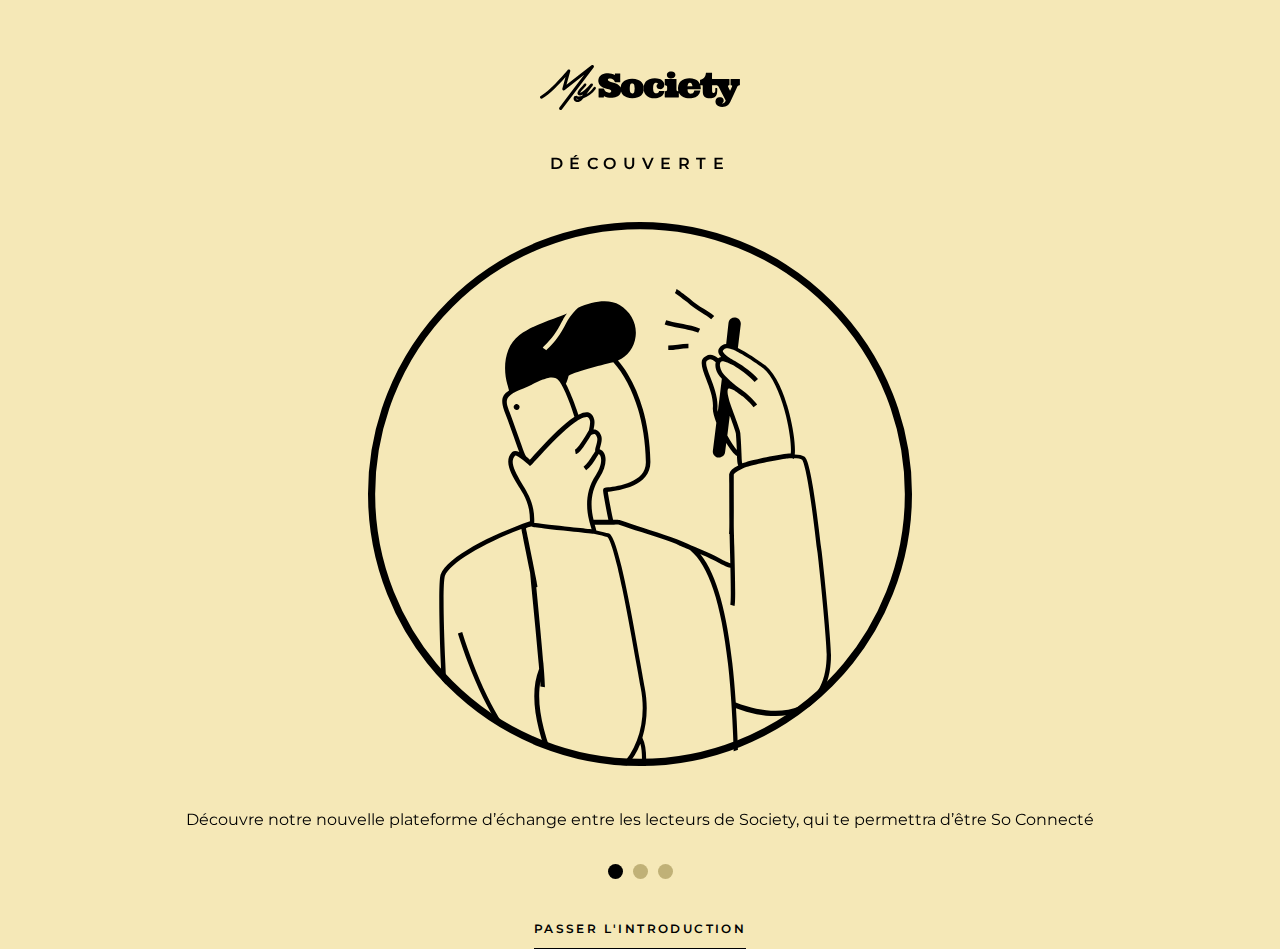
<file: index.html>
<!DOCTYPE html>
<html lang="en">
<head>
    <meta charset="UTF-8">
    <meta name="viewport" content="width=device-width, initial-scale=1.0, viewport-fit=contain">
    <title>Mon Society</title>
    <link rel="stylesheet" href="./assets/css/onboarding.css" type="text/css">
    
    <link rel="shortcut icon" href="./assets/img/logo/icons/icon-72x72.png" type="image/png">

    <!-- Add Web App Manifest -->
    <link rel="manifest" href="manifest.json">

    <!-- Define color theme -->
    <meta name="theme-color" content="#F5E8B7">
    <meta name="msapplication-navbutton-color" content="#000000">
    <meta name="msapplication-starturl" content="./index.html">

    <!-- Apple -->
    <meta name="mobile-web-app-capable" content="yes">
    <meta name="apple-mobile-web-app-capable" content="yes">
    <meta name="apple-mobile-web-app-status-bar-style" content="black-translucent">
    <meta name="apple-mobile-web-app-title" content="MySociety">
    <meta name="application-name" content="MySociety">
    <meta name="apple-mobile-web-app-title" content="MySociety">

    <!-- Define icons -->
    <link rel="icon" sizes="192x192" href="./assets/img/logo/icons/icon-192x192.png">
    <link rel="icon" sizes="128x128" href="./assets/img/logo/icons/icon-128x128.png">
    <link rel="apple-touch-icon" sizes="128x128" href="./assets/img/logo/iconsicon-128x128.png">
    <link rel="apple-touch-icon-precomposed" sizes="128x128" href="./assets/img/logo/icons/icon-128x128.png">

    <!-- Iphone splashscreens -->
    <link rel="apple-touch-startup-image" href="./assets/splashscreens/iphone5_splash.svg" media="(device-width: 320px) and (device-height: 568px) and (-webkit-device-pixel-ratio: 2)" />
    <link rel="apple-touch-startup-image" href="./assets/splashscreens/iphone6_splash.svg" media="(device-width: 375px) and (device-height: 667px) and (-webkit-device-pixel-ratio: 2)" />
    <link rel="apple-touch-startup-image" href="./assets/splashscreens/iphoneplus_splash.svg" media="(device-width: 621px) and (device-height: 1104px) and (-webkit-device-pixel-ratio: 3)" />
    <link rel="apple-touch-startup-image" href="./assets/splashscreens/iphonex_splash.svg" media="(device-width: 375px) and (device-height: 812px) and (-webkit-device-pixel-ratio: 3)" />
    <script>
        // This is the service worker with the Cache-first network
        // Add this below content to your HTML page, or add the js file to your page at the very top to register service worker
  
        // Check compatibility for the browser we're running this in
        if ("serviceWorker" in navigator) {
          if (navigator.serviceWorker.controller) {
            console.log("[PWA Builder] active service worker found, no need to register");
          } else {
            // Register the service worker
            navigator.serviceWorker
              .register("./service-worker.js", {
                scope: "./"
              })
              .then(function (reg) {
                console.log("[PWA Builder] Service worker has been registered for scope: " + reg.scope);
              });
          }
        }
      </script>
</head>
<body>
    <section class="onboarding">
        <div class="onboarding__container">
            <img src="./assets/img/logo/logo.svg" alt="">
            <div class="onboarding__slider js-onboarding-slider">
                <div class="slide-item">
                    <h2>Découverte</h2>
                    <img src="./assets/img/onboarding-1.svg" alt="">
                    <p class="slide-item__text">
                        Découvre notre nouvelle plateforme d’échange entre les lecteurs de Society, qui te permettra d’être So Connecté 
                    </p>
                </div>
                <div class="slide-item">
                    <h2>Thèmes</h2>
                    <img src="./assets/img/onboarding-2.svg" alt="">
                    <p class="slide-item__text">
                        Choisis les thèmes et les sujets qui t’intéressent le plus et découvre des recommandations SO personnalisées !
                    </p>
                </div>
                <div class="slide-item">
                    <h2>Partage</h2>
                    <img src="./assets/img/onboarding-3.svg" alt="">
                    <p class="slide-item__text">
                        Propose toi aussi une photo, un article, un sujet et tu auras sûrement l’occasion de te retrouver dans le prochain numéro Society !
                    </p>
                </div>
            </div>
            <a class="onboarding__pass-btn" href="./welcome.html">Passer l'introduction</a>
        </div>
    </section>
    <script src="./assets/js/lib/jquery-3.5.1.min.js"></script>
    <script type="text/javascript" src="./assets/js/lib/slick.min.js"></script>
    <script src="./assets/js/app.js"></script>
</body>
</html>
</file>
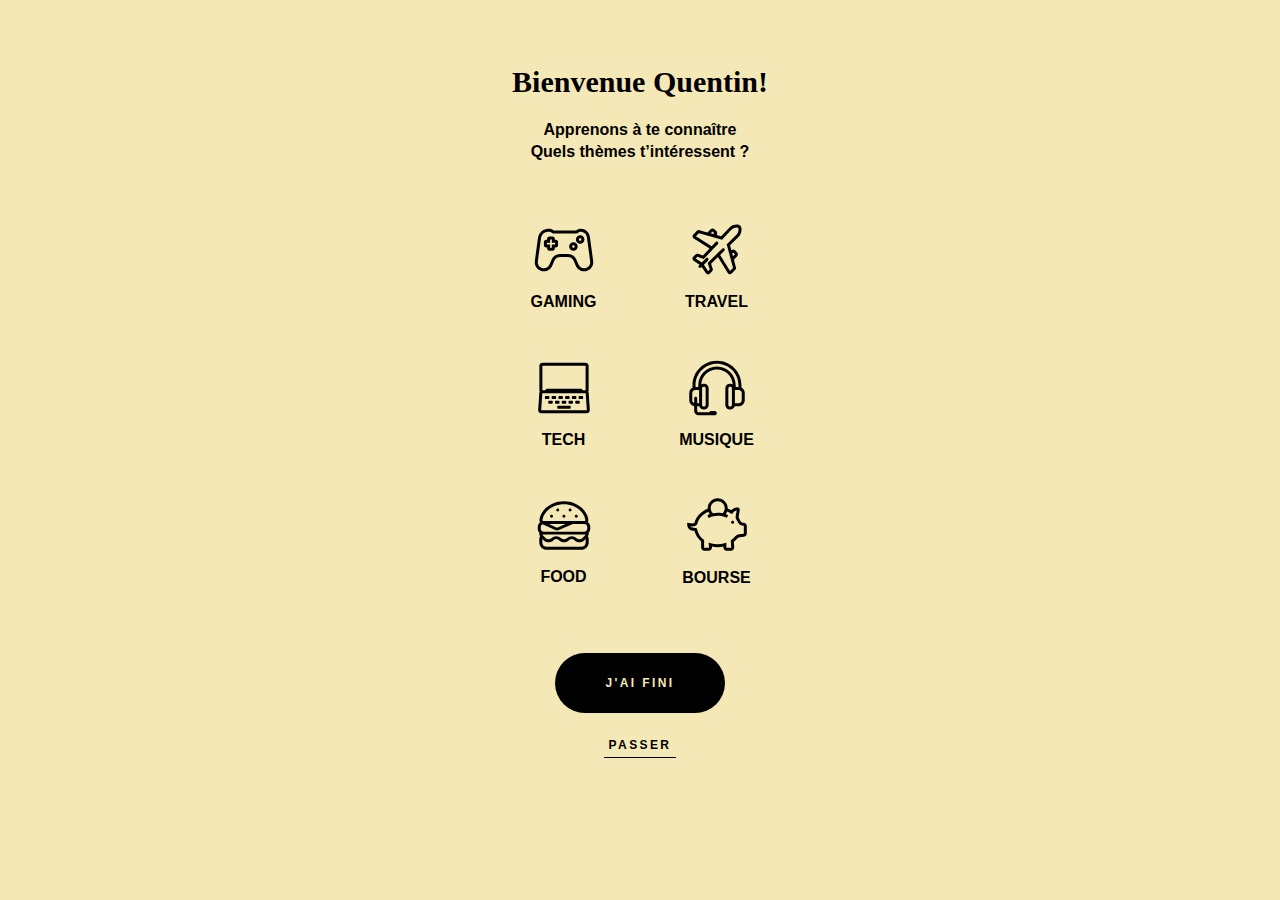
<file: choice-themes.html>
<!DOCTYPE html>
<html lang="en">
<head>
    <meta charset="UTF-8">
    <meta name="viewport" content="width=device-width, initial-scale=1.0, viewport-fit=contain">
    <title>Mon Society</title>
    <link rel="stylesheet" href="./assets/css/choice-themes.css" type="text/css">

    <link rel="shortcut icon" href="./assets/img/logo/icons/icon-72x72.png" type="image/png">

    <!-- Add Web App Manifest -->
    <link rel="manifest" href="manifest.json">

    <!-- Define color theme -->
    <meta name="theme-color" content="#F5E8B7">
    <meta name="msapplication-navbutton-color" content="#000000">
    <meta name="msapplication-starturl" content="./index.html">

    <!-- Apple -->
    <meta name="mobile-web-app-capable" content="yes">
    <meta name="apple-mobile-web-app-capable" content="yes">
    <meta name="apple-mobile-web-app-status-bar-style" content="black-translucent">
    <meta name="apple-mobile-web-app-title" content="MySociety">
    <meta name="application-name" content="MySociety">
    <meta name="apple-mobile-web-app-title" content="MySociety">

    <!-- Define icons -->
    <link rel="icon" sizes="192x192" href="./assets/img/logo/icons/icon-192x192.png">
    <link rel="icon" sizes="128x128" href="./assets/img/logo/icons/icon-128x128.png">
    <link rel="apple-touch-icon" sizes="128x128" href="./assets/img/logo/iconsicon-128x128.png">
    <link rel="apple-touch-icon-precomposed" sizes="128x128" href="./assets/img/logo/icons/icon-128x128.png">
    
    <!-- Iphone splashscreens -->
    <link rel="apple-touch-startup-image" href="./assets/splashscreens/iphone5_splash.svg" media="(device-width: 320px) and (device-height: 568px) and (-webkit-device-pixel-ratio: 2)" />
    <link rel="apple-touch-startup-image" href="./assets/splashscreens/iphone6_splash.svg" media="(device-width: 375px) and (device-height: 667px) and (-webkit-device-pixel-ratio: 2)" />
    <link rel="apple-touch-startup-image" href="./assets/splashscreens/iphoneplus_splash.svg" media="(device-width: 621px) and (device-height: 1104px) and (-webkit-device-pixel-ratio: 3)" />
    <link rel="apple-touch-startup-image" href="./assets/splashscreens/iphonex_splash.svg" media="(device-width: 375px) and (device-height: 812px) and (-webkit-device-pixel-ratio: 3)" />
    <script>
        // This is the service worker with the Cache-first network
        // Add this below content to your HTML page, or add the js file to your page at the very top to register service worker
  
        // Check compatibility for the browser we're running this in
        if ("serviceWorker" in navigator) {
          if (navigator.serviceWorker.controller) {
            console.log("[PWA Builder] active service worker found, no need to register");
          } else {
            // Register the service worker
            navigator.serviceWorker
              .register("./service-worker.js", {
                scope: "./"
              })
              .then(function (reg) {
                console.log("[PWA Builder] Service worker has been registered for scope: " + reg.scope);
              });
          }
        }
      </script>
</head>
<body>
    <main>
        <section class="introduction">
            <h1>Bienvenue Quentin!</h1>
            <p>Apprenons à te connaître<br>
                Quels thèmes t’intéressent ?</p>
        </section>
        <section class="wrapper">
            <div class="item" id="gaming">
                <img src="./assets/img/icons/gaming.svg" alt="">
                <p>Gaming</p>
            </div>
            <div class="item" id="travel">
                <img src="./assets/img/icons/travel.svg" alt="">
                <p>Travel</p>
            </div>
            <div class="item" id="tech">
                <img src="./assets/img/icons/tech.svg" alt="">
                <p>Tech</p>
            </div>
            <div class="item" id="musique">
                <img src="./assets/img/icons/music.svg" alt="">
                <p>Musique</p>
            </div>
            <div class="item" id="foog">
                <img src="./assets/img/icons/food.svg" alt="">
                <p>Food</p>
            </div>
            <div class="item" id="marketing">
                <img src="./assets/img/icons/bourse.svg" alt="">
                <p>Bourse</p>
            </div>
        </section>
        <a href="./home-onboarding.html" class="button">J'ai fini</a>
        <a href="./home-onboarding.html" class="link">Passer</a>
    </main>
    <script src="./assets/js/lib/jquery-3.5.1.min.js"></script>
    <script src="./assets/js/choice-themes.js"></script>
</body>
</html>
</file>
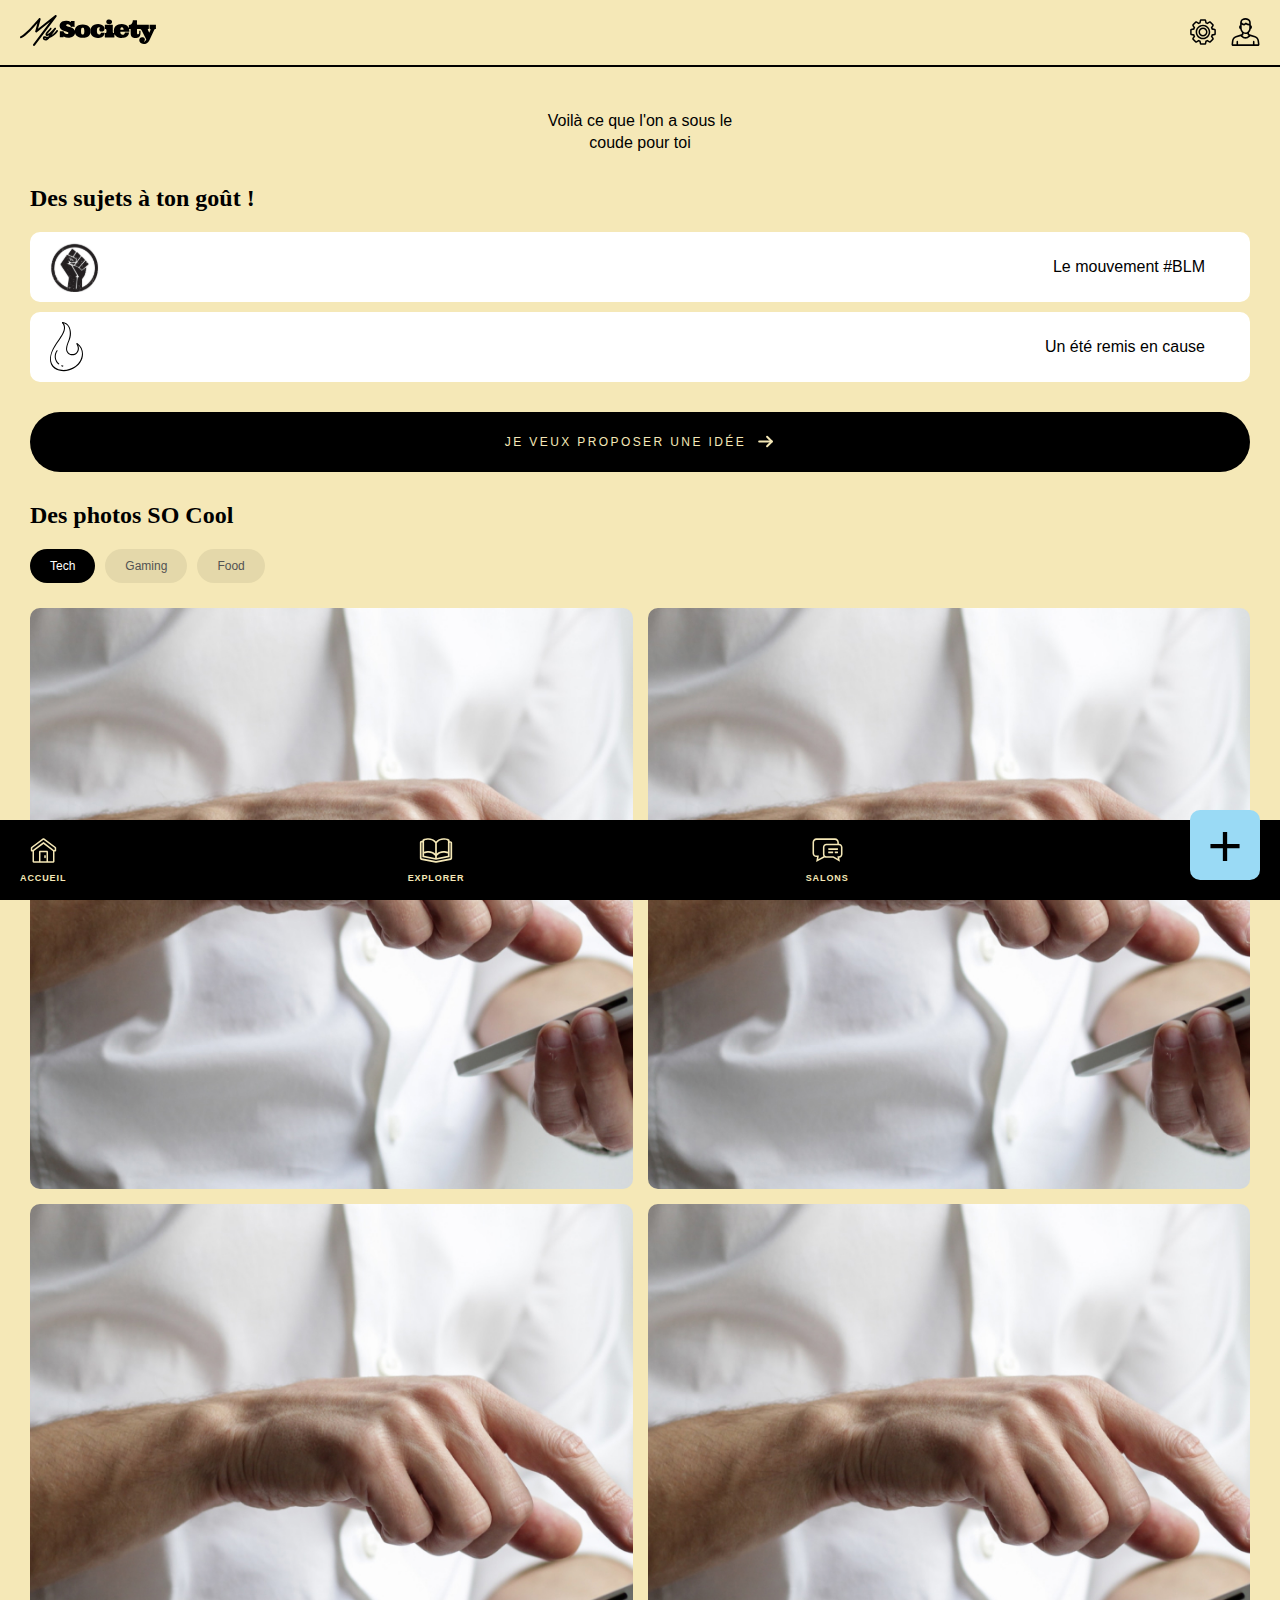
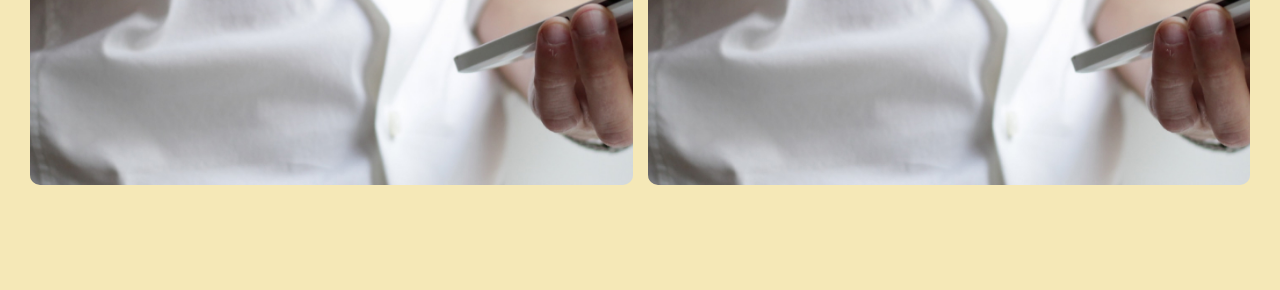
<file: home-onboarding.html>
<!DOCTYPE html>
<html lang="en">

<head>
    <meta charset="UTF-8">
    <meta name="viewport" content="width=device-width, initial-scale=1.0, viewport-fit=contain">
    <title>Mon Society</title>
    <link rel="stylesheet" href="./assets/css/home-onboarding.css" type="text/css">

    <link rel="shortcut icon" href="./assets/img/logo/icons/icon-72x72.png" type="image/png">

    <!-- Add Web App Manifest -->
    <link rel="manifest" href="manifest.json">

    <!-- Define color theme -->
    <meta name="theme-color" content="#F5E8B7">
    <meta name="msapplication-navbutton-color" content="#000000">
    <meta name="msapplication-starturl" content="./index.html">

    <!-- Apple -->
    <meta name="mobile-web-app-capable" content="yes">
    <meta name="apple-mobile-web-app-capable" content="yes">
    <meta name="apple-mobile-web-app-status-bar-style" content="black-translucent">
    <meta name="apple-mobile-web-app-title" content="MySociety">
    <meta name="application-name" content="MySociety">
    <meta name="apple-mobile-web-app-title" content="MySociety">

    <!-- Define icons -->
    <link rel="icon" sizes="192x192" href="./assets/img/logo/icons/icon-192x192.png">
    <link rel="icon" sizes="128x128" href="./assets/img/logo/icons/icon-128x128.png">
    <link rel="apple-touch-icon" sizes="128x128" href="./assets/img/logo/iconsicon-128x128.png">
    <link rel="apple-touch-icon-precomposed" sizes="128x128" href="./assets/img/logo/icons/icon-128x128.png">

    <!-- Iphone splashscreens -->
    <link rel="apple-touch-startup-image" href="./assets/splashscreens/iphone5_splash.svg" media="(device-width: 320px) and (device-height: 568px) and (-webkit-device-pixel-ratio: 2)" />
    <link rel="apple-touch-startup-image" href="./assets/splashscreens/iphone6_splash.svg" media="(device-width: 375px) and (device-height: 667px) and (-webkit-device-pixel-ratio: 2)" />
    <link rel="apple-touch-startup-image" href="./assets/splashscreens/iphoneplus_splash.svg" media="(device-width: 621px) and (device-height: 1104px) and (-webkit-device-pixel-ratio: 3)" />
    <link rel="apple-touch-startup-image" href="./assets/splashscreens/iphonex_splash.svg" media="(device-width: 375px) and (device-height: 812px) and (-webkit-device-pixel-ratio: 3)" />
    <script>
        // This is the service worker with the Cache-first network
        // Add this below content to your HTML page, or add the js file to your page at the very top to register service worker
  
        // Check compatibility for the browser we're running this in
        if ("serviceWorker" in navigator) {
          if (navigator.serviceWorker.controller) {
            console.log("[PWA Builder] active service worker found, no need to register");
          } else {
            // Register the service worker
            navigator.serviceWorker
              .register("./service-worker.js", {
                scope: "./"
              })
              .then(function (reg) {
                console.log("[PWA Builder] Service worker has been registered for scope: " + reg.scope);
              });
          }
        }
      </script>
</head>

<body>
    <div class="topbar">
        <a href="" class="logo">
            <img src="./assets/img/logo/logo.svg" alt="">
        </a>
        <div class="user">
            <a href=""><img src="./assets/img/icons/setting.svg" alt=""></a>
            <a href=""><img src="./assets/img/icons/user.svg" alt=""></a>
        </div>
    </div>
    <main>
        <p>Voilà ce que l'on a sous le<br> coude pour toi</p>
        <section class="subject-list">
            <h2>Des sujets à ton goût !</h2>
            <a href=""><img src="./assets/img/icons/blm.svg" alt=""> Le mouvement #BLM</a>
            <a href=""><img src="./assets/img/icons/covid.svg" alt=""> Un été remis en cause</a>
            <a class="link" href="./share-subject.html">je veux proposer une idée <img
                    src="./assets/img/icons/arrow-yellow.svg" alt=""></a>
        </section>
        <section class="photos">
            <h2>Des photos SO Cool</h2>
            <nav><a href="" data-content="tech" class="active">Tech</a> <a href="" data-content="gaming">Gaming</a> <a href="" data-content="food">Food</a></nav>
            <article id="tech" class="open">
                <a href=""><img src="./assets/img/img.jpg" alt=""></a>
                <a href=""><img src="./assets/img/img.jpg" alt=""></a>
                <a href=""><img src="./assets/img/img.jpg" alt=""></a>
                <a href=""><img src="./assets/img/img.jpg" alt=""></a>
            </article>
            <article id="gaming">
                <a href=""><img src="./assets/img/img.jpg" alt=""></a>
                <a href=""><img src="./assets/img/img.jpg" alt=""></a>
                <a href=""><img src="./assets/img/img.jpg" alt=""></a>
            </article>
            <article id="food">
                <a href=""><img src="./assets/img/img.jpg" alt=""></a>
                <a href=""><img src="./assets/img/img.jpg" alt=""></a>
            </article>
        </section>
    </main>
    <header>
        <nav>
            <ul>
                <li><a href="./home.html"><img src="./assets/img/icons/nav-home.svg" alt="" class="home"> Accueil</a></li>
                <li><a href="./explorer.html"><img src="./assets/img/icons/nav-explore.svg" alt="">Explorer</a></li>
                <li><a href="./chat.html"><img src="./assets/img/icons/nav-chat.svg" alt="">Salons</a></li>
                <li><a href="./share-subject.html" class="share-subject">+</a></li>
            </ul>
        </nav>
    </header>
    <script src="./assets/js/lib/jquery-3.5.1.min.js"></script>
    <script src="./assets/js/home-onboarding.js"></script>
</body>

</html>
</file>
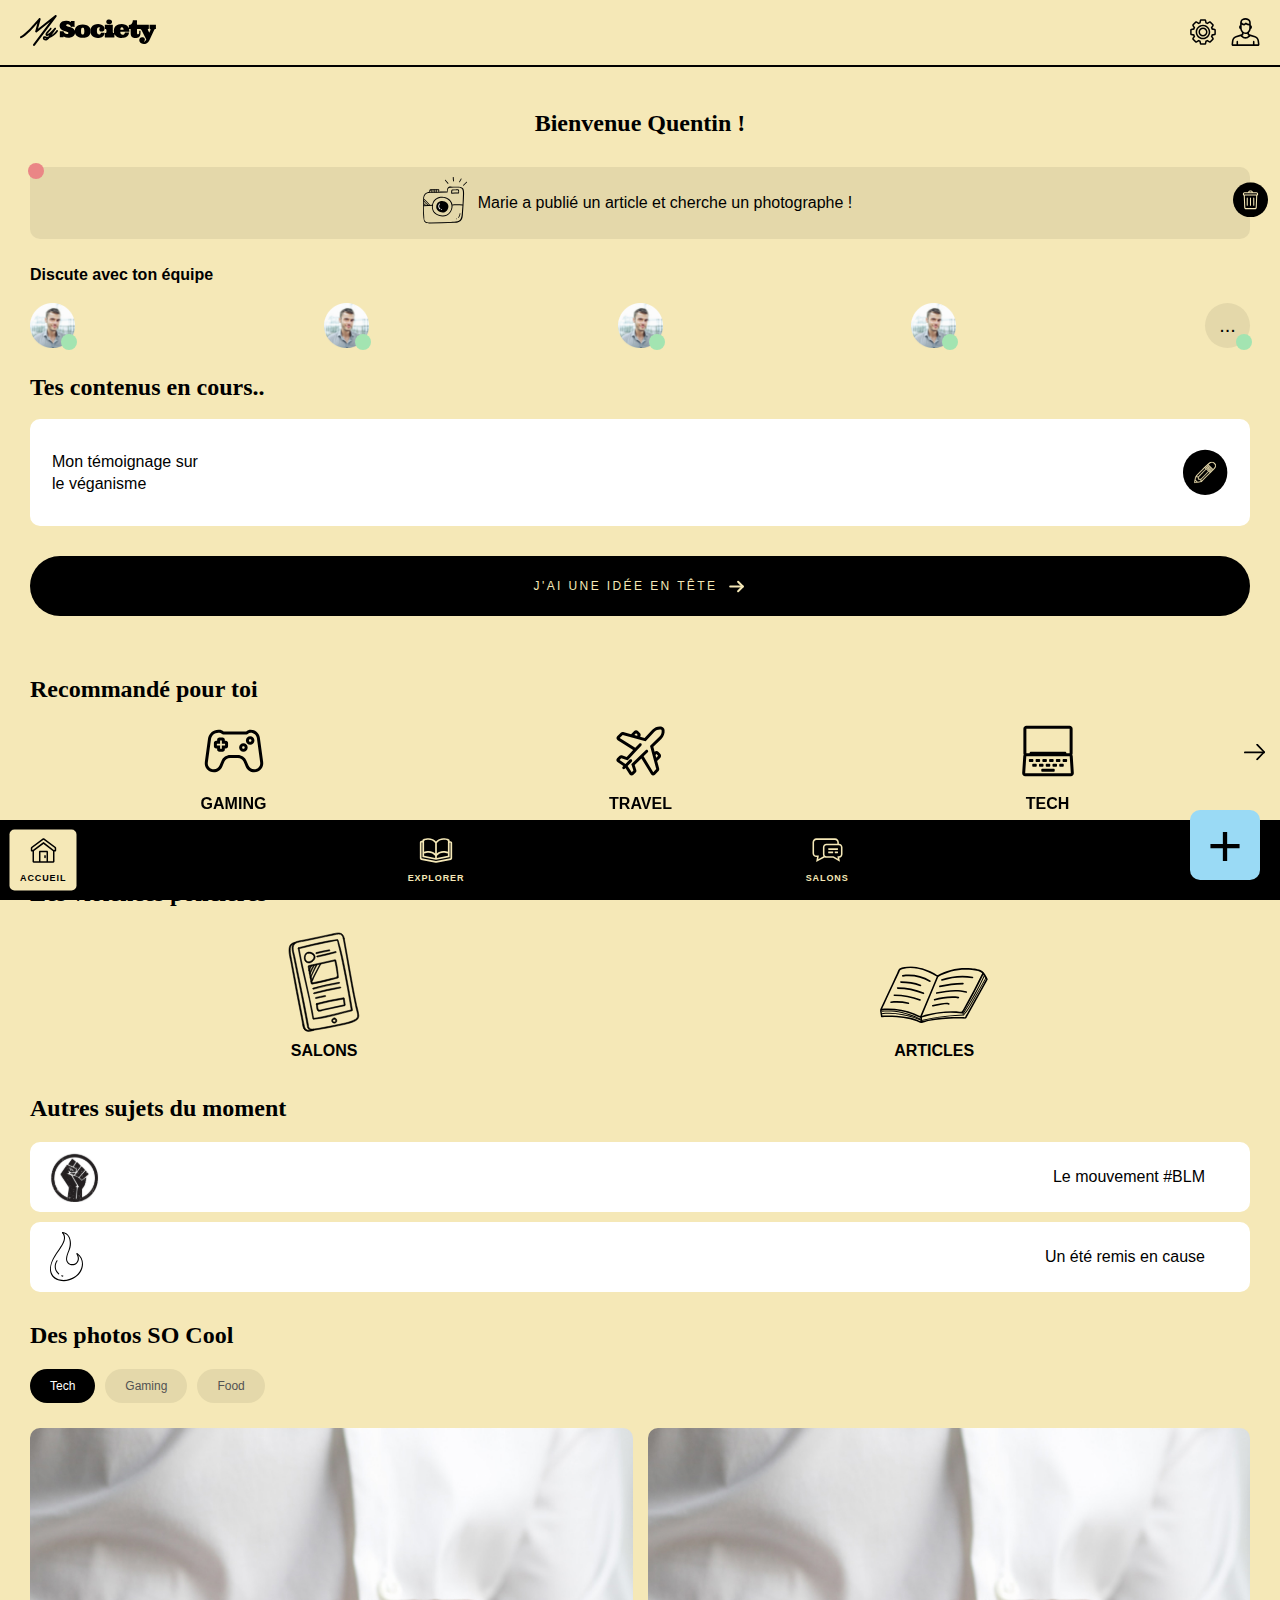
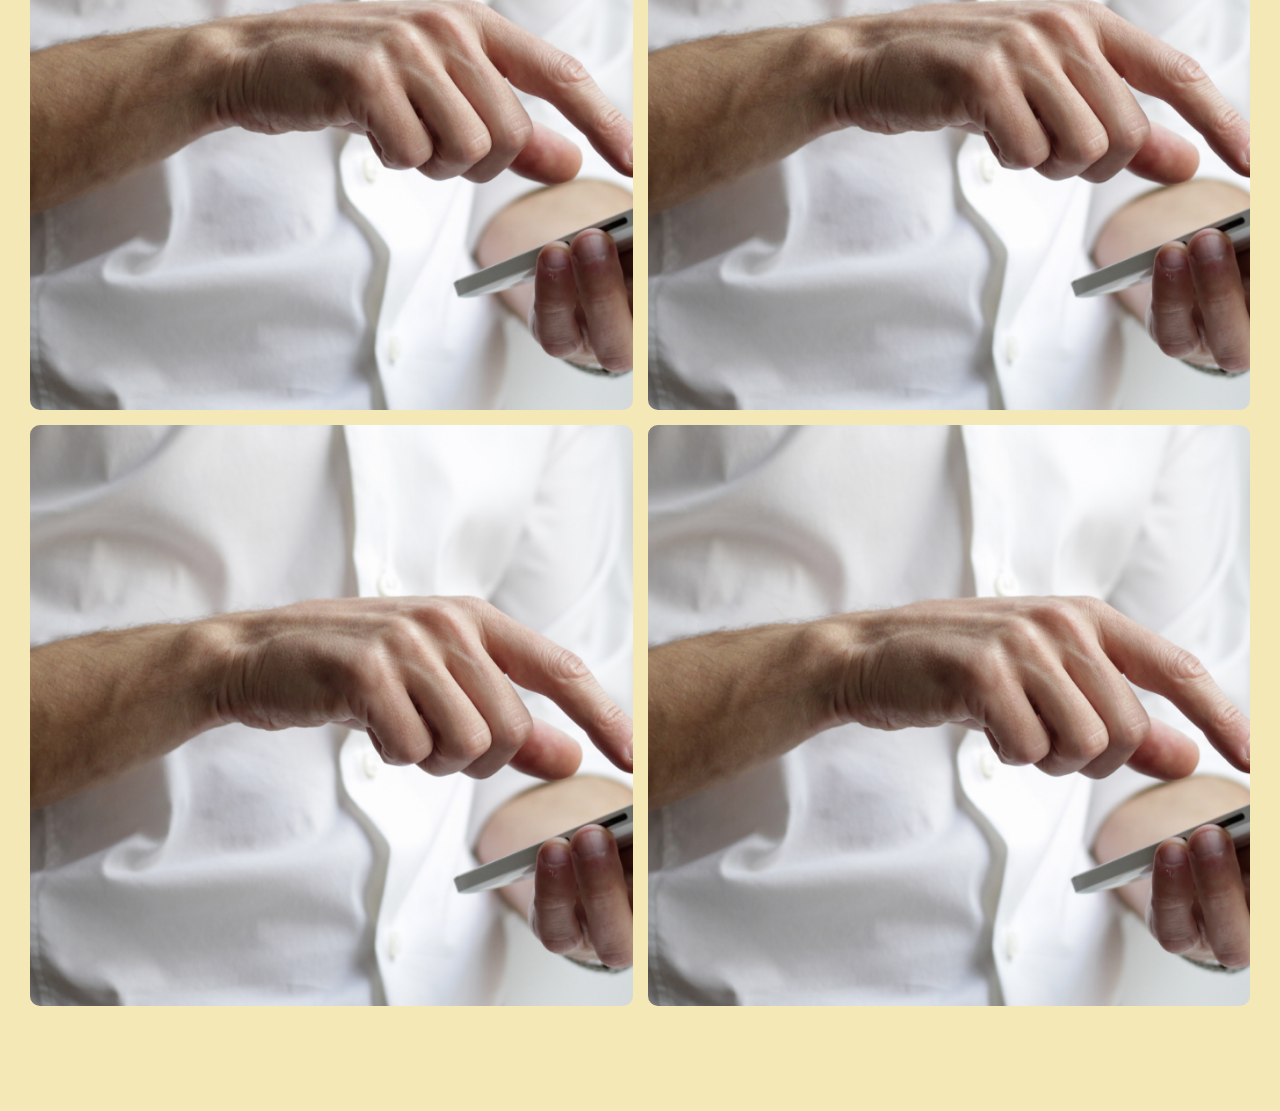
<file: home.html>
<!DOCTYPE html>
<html lang="en">

<head>
    <meta charset="UTF-8">
    <meta name="viewport" content="width=device-width, initial-scale=1.0, viewport-fit=contain">
    <title>Mon Society</title>
    <link rel="stylesheet" href="./assets/css/home.css" type="text/css">

    <link rel="shortcut icon" href="./assets/img/logo/icons/icon-72x72.png" type="image/png">

    <!-- Add Web App Manifest -->
    <link rel="manifest" href="manifest.json">

    <!-- Define color theme -->
    <meta name="theme-color" content="#F5E8B7">
    <meta name="msapplication-navbutton-color" content="#000000">
    <meta name="msapplication-starturl" content="./index.html">

    <!-- Apple -->
    <meta name="mobile-web-app-capable" content="yes">
    <meta name="apple-mobile-web-app-capable" content="yes">
    <meta name="apple-mobile-web-app-status-bar-style" content="black-translucent">
    <meta name="apple-mobile-web-app-title" content="MySociety">
    <meta name="application-name" content="MySociety">
    <meta name="apple-mobile-web-app-title" content="MySociety">

    <!-- Define icons -->
    <link rel="icon" sizes="192x192" href="./assets/img/logo/icons/icon-192x192.png">
    <link rel="icon" sizes="128x128" href="./assets/img/logo/icons/icon-128x128.png">
    <link rel="apple-touch-icon" sizes="128x128" href="./assets/img/logo/iconsicon-128x128.png">
    <link rel="apple-touch-icon-precomposed" sizes="128x128" href="./assets/img/logo/icons/icon-128x128.png">

    <!-- Iphone splashscreens -->
    <link rel="apple-touch-startup-image" href="./assets/splashscreens/iphone5_splash.svg" media="(device-width: 320px) and (device-height: 568px) and (-webkit-device-pixel-ratio: 2)" />
    <link rel="apple-touch-startup-image" href="./assets/splashscreens/iphone6_splash.svg" media="(device-width: 375px) and (device-height: 667px) and (-webkit-device-pixel-ratio: 2)" />
    <link rel="apple-touch-startup-image" href="./assets/splashscreens/iphoneplus_splash.svg" media="(device-width: 621px) and (device-height: 1104px) and (-webkit-device-pixel-ratio: 3)" />
    <link rel="apple-touch-startup-image" href="./assets/splashscreens/iphonex_splash.svg" media="(device-width: 375px) and (device-height: 812px) and (-webkit-device-pixel-ratio: 3)" />
    <script>
        // This is the service worker with the Cache-first network
        // Add this below content to your HTML page, or add the js file to your page at the very top to register service worker
  
        // Check compatibility for the browser we're running this in
        if ("serviceWorker" in navigator) {
          if (navigator.serviceWorker.controller) {
            console.log("[PWA Builder] active service worker found, no need to register");
          } else {
            // Register the service worker
            navigator.serviceWorker
              .register("./service-worker.js", {
                scope: "./"
              })
              .then(function (reg) {
                console.log("[PWA Builder] Service worker has been registered for scope: " + reg.scope);
              });
          }
        }
      </script>
</head>

<body>
    <div class="topbar">
        <a href="" class="logo">
            <img src="./assets/img/logo/logo.svg" alt="">
        </a>
        <div class="user">
            <a href=""><img src="./assets/img/icons/setting.svg" alt=""></a>
            <a href=""><img src="./assets/img/icons/user.svg" alt=""></a>
        </div>
    </div>
    <main>
        <section class="introduction">
            <h1>Bienvenue Quentin !</h1>
            <div class="notif">
                <img src="./assets/img/icons/photo-notif.svg" alt="">
                Marie a publié un article et cherche un photographe ! 
                <a href=""><img src="./assets/img/icons/trash.svg" alt=""></a>
            </div>
        </section>
        <section class="chat">
            <h2>Discute avec ton équipe</h2>
            <div class="wrapper">
                <a href=""><img src="./assets/img/chat-user.png" alt=""></a>
                <a href=""><img src="./assets/img/chat-user.png" alt=""></a>
                <a href=""><img src="./assets/img/chat-user.png" alt=""></a>
                <a href=""><img src="./assets/img/chat-user.png" alt=""></a>
                <a href="" class="more">...</a>
            </div>
        </section>
        <section class="contents">
            <h2>Tes contenus en cours..</h2>
            <a href="">
                Mon témoignage sur<br> le véganisme
                <img src="./assets/img/icons/edit.svg" alt=""> 
            </a>
            <a href="./share-subject.html" class="link">J'ai une idée en tête <img src="./assets/img/icons/arrow-yellow.svg" alt=""></a>
        </section>
        <section class="categories">
            <h2>Recommandé pour toi</h2>
            <article class="slide">
                <a class="item" id="gaming">
                    <img src="./assets/img/icons/gaming.svg" alt="">
                    <p>Gaming</p>
                </a>
                <a class="item" id="travel">
                    <img src="./assets/img/icons/travel.svg" alt="">
                    <p>Travel</p>
                </a>
                <a class="item" id="tech">
                    <img src="./assets/img/icons/tech.svg" alt="">
                    <p>Tech</p>
                </a>
                <a class="item" id="musique">
                    <img src="./assets/img/icons/music.svg" alt="">
                    <p>Musique</p>
                </a>
                <a class="item" id="foog">
                    <img src="./assets/img/icons/food.svg" alt="">
                    <p>Food</p>
                </a>
                <a class="item" id="marketing">
                    <img src="./assets/img/icons/market.svg" alt="">
                    <p>Marketing</p>
                </a>
            </article>
        </section>
        <section class="une">
            <h2>À la une cette semaine :<br> Les violences policières</h2>
            <div class="wrapper">
                <a href="" class="item salon"><img src="./assets/img/icons/chat-icon.svg" alt="">Salons</a>
                <a href="" class="item article"><img src="./assets/img/icons/icon-article.svg" alt="">Articles</a>
            </div>
        </section>
        <section class="subject-list">
            <h2>Autres sujets du moment</h2>
            <a href=""><img src="./assets/img/icons/blm.svg" alt=""> Le mouvement #BLM</a>
            <a href=""><img src="./assets/img/icons/covid.svg" alt=""> Un été remis en cause</a>
        </section>
        <section class="photos">
            <h2>Des photos SO Cool</h2>
            <nav><a href="" data-content="tech" class="active">Tech</a> <a href="" data-content="gaming">Gaming</a> <a href="" data-content="food">Food</a></nav>
            <article id="tech" class="open">
                <a href=""><img src="./assets/img/img.jpg" alt=""></a>
                <a href=""><img src="./assets/img/img.jpg" alt=""></a>
                <a href=""><img src="./assets/img/img.jpg" alt=""></a>
                <a href=""><img src="./assets/img/img.jpg" alt=""></a>
            </article>
            <article id="gaming">
                <a href=""><img src="./assets/img/img.jpg" alt=""></a>
                <a href=""><img src="./assets/img/img.jpg" alt=""></a>
                <a href=""><img src="./assets/img/img.jpg" alt=""></a>
            </article>
            <article id="food">
                <a href=""><img src="./assets/img/img.jpg" alt=""></a>
                <a href=""><img src="./assets/img/img.jpg" alt=""></a>
            </article>
        </section>
    </main>
    <header>
        <nav>
            <ul>
                <li><a href="./home.html" class="active"><img src="./assets/img/icons/nav-home.svg" alt="" class="home"> Accueil</a></li>
                <li><a href="./explorer.html"><img src="./assets/img/icons/nav-explore.svg" alt="">Explorer</a></li>
                <li><a href="./chat.html"><img src="./assets/img/icons/nav-chat.svg" alt="">Salons</a></li>
                <li><a href="./share-subject.html" class="share-subject">+</a></li>
            </ul>
        </nav>
    </header>
    <script src="./assets/js/lib/jquery-3.5.1.min.js"></script>
    <script type="text/javascript" src="./assets/js/lib/slick.min.js"></script>
    <script src="./assets/js/home.js"></script>
</body>

</html>
</file>
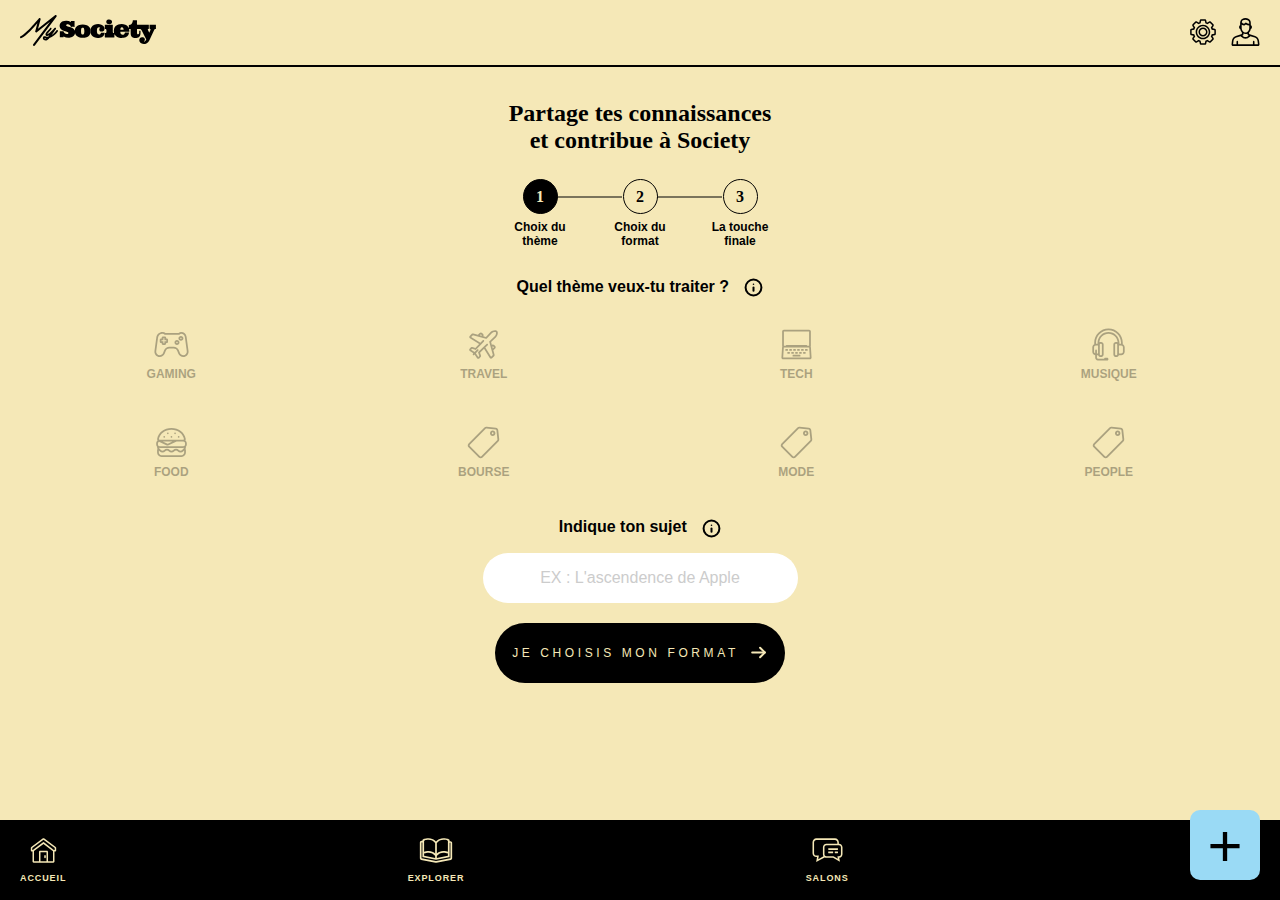
<file: share-subject.html>
<!DOCTYPE html>
<html lang="en">
<head>
    <meta charset="UTF-8">
    <meta name="viewport" content="width=device-width, initial-scale=1.0, viewport-fit=contain">
    <title>Mon Society</title>
    <link rel="stylesheet" href="./assets/css/share-subject.css" type="text/css">

    <link rel="shortcut icon" href="./assets/img/logo/icons/icon-72x72.png" type="image/png">

    <!-- Add Web App Manifest -->
    <link rel="manifest" href="manifest.json">

    <!-- Define color theme -->
    <meta name="theme-color" content="#F5E8B7">
    <meta name="msapplication-navbutton-color" content="#000000">
    <meta name="msapplication-starturl" content="./index.html">

    <!-- Apple -->
    <meta name="mobile-web-app-capable" content="yes">
    <meta name="apple-mobile-web-app-capable" content="yes">
    <meta name="apple-mobile-web-app-status-bar-style" content="black-translucent">
    <meta name="apple-mobile-web-app-title" content="MySociety">
    <meta name="application-name" content="MySociety">
    <meta name="apple-mobile-web-app-title" content="MySociety">

    <!-- Define icons -->
    <link rel="icon" sizes="192x192" href="./assets/img/logo/icons/icon-192x192.png">
    <link rel="icon" sizes="128x128" href="./assets/img/logo/icons/icon-128x128.png">
    <link rel="apple-touch-icon" sizes="128x128" href="./assets/img/logo/iconsicon-128x128.png">
    <link rel="apple-touch-icon-precomposed" sizes="128x128" href="./assets/img/logo/icons/icon-128x128.png">

    <!-- Iphone splashscreens -->
    <link rel="apple-touch-startup-image" href="./assets/splashscreens/iphone5_splash.svg" media="(device-width: 320px) and (device-height: 568px) and (-webkit-device-pixel-ratio: 2)" />
    <link rel="apple-touch-startup-image" href="./assets/splashscreens/iphone6_splash.svg" media="(device-width: 375px) and (device-height: 667px) and (-webkit-device-pixel-ratio: 2)" />
    <link rel="apple-touch-startup-image" href="./assets/splashscreens/iphoneplus_splash.svg" media="(device-width: 621px) and (device-height: 1104px) and (-webkit-device-pixel-ratio: 3)" />
    <link rel="apple-touch-startup-image" href="./assets/splashscreens/iphonex_splash.svg" media="(device-width: 375px) and (device-height: 812px) and (-webkit-device-pixel-ratio: 3)" />
    <script>
        // This is the service worker with the Cache-first network
        // Add this below content to your HTML page, or add the js file to your page at the very top to register service worker
  
        // Check compatibility for the browser we're running this in
        if ("serviceWorker" in navigator) {
          if (navigator.serviceWorker.controller) {
            console.log("[PWA Builder] active service worker found, no need to register");
          } else {
            // Register the service worker
            navigator.serviceWorker
              .register("./service-worker.js", {
                scope: "./"
              })
              .then(function (reg) {
                console.log("[PWA Builder] Service worker has been registered for scope: " + reg.scope);
              });
          }
        }
      </script>
</head>
<body>
    <div class="topbar">
        <a href="" class="logo">
            <img src="./assets/img/logo/logo.svg" alt="">
        </a>
        <div class="user">
            <a href=""><img src="./assets/img/icons/setting.svg" alt=""></a>
            <a href=""><img src="./assets/img/icons/user.svg" alt=""></a>
        </div>
    </div>
    <main>
        <section class="introduction">
            <h1>Partage tes connaissances<br>
                et contribue à Society</h1>
        </section>
        <section class="arianne">
            <div class="step-theme active">
                <span>1</span>
                <p>Choix du thème</p>
            </div>
            <div class="step-format">
                <span>2</span>
                <p>Choix du format</p>
            </div>
            <div class="step-final">
                <span>3</span>
                <p>La touche finale</p>
            </div>
        </section>
        <section class="themes active" id="theme">
            <h2>Quel thème veux-tu traiter ? <img src="./assets/img/icons/info.svg" alt=""></h2>
            <article class="wrapper">
                <div class="item" id="gaming">
                    <img src="./assets/img/icons/gaming.svg" alt="">
                    <p>Gaming</p>
                </div>
                <div class="item" id="travel">
                    <img src="./assets/img/icons/travel.svg" alt="">
                    <p>Travel</p>
                </div>
                <div class="item" id="tech">
                    <img src="./assets/img/icons/tech.svg" alt="">
                    <p>Tech</p>
                </div>
                <div class="item" id="musique">
                    <img src="./assets/img/icons/music.svg" alt="">
                    <p>Musique</p>
                </div>
                <div class="item" id="foog">
                    <img src="./assets/img/icons/food.svg" alt="">
                    <p>Food</p>
                </div>
                <div class="item" id="bourse">
                    <img src="./assets/img/icons/market.svg" alt="">
                    <p>Bourse</p>
                </div>
                <div class="item" id="mode">
                    <img src="./assets/img/icons/market.svg" alt="">
                    <p>Mode</p>
                </div>
                <div class="item" id="people">
                    <img src="./assets/img/icons/market.svg" alt="">
                    <p>People</p>
                </div>
            </article>
            <article class="subject">
               <h3>Indique ton sujet <img src="./assets/img/icons/info.svg" alt=""></h3>
               <input type="text" name="subject" id="subject" placeholder="EX : L'ascendence de Apple">
                <button class="change-step">JE CHOISIs MON FORMAT <img src="./assets/img/icons/arrow-yellow.svg" alt=""></button>
            </article>
        </section>
        <section class="format" id="format">
            <article>
                <h2>Choisis le(s) format(s) de ton choix</h2>
                <div class="choice">
                    <div class="itemFormat photo">
                        <span></span>
                        <p>Galerie-photo</p>
                    </div>
                    <div class="itemFormat article">
                        <span></span>
                        <p>Article</p>
                    </div>
                    <div class="itemFormat podcast">
                        <span></span>
                        <p>Podcast</p>
                    </div>
                    <div class="itemFormat illus">
                        <span></span>
                        <p>Illustration</p>
                    </div>
                </div>
            </article>
            <article>
                <p class="description">Tu souhaites partager une image sur le thème de lorem ipsum pour le sujet lorem ipsum dolor sit amet </p>
                <div class="add-images" id="images">
                    <h2 class="add-images__title">Choisis ton ou tes image(s)</h2>
                    <div class="add-images__informations">
                        <img src="./assets/img/icons/help-circle.svg" alt="">
                        <p>Pas de panique, tes photos sous soumises aux droits d’images, aucun utilisateur ne pourra utiliser tes images.</p>
                    </div>
                    <div class="add-images__images">
                        <img src="./assets/img/icons/images.svg" alt="">
                        <div class="input-block">
                            <button class="js-upload-img-btn">Parcourir mes images</button>
                            <p>Taille maximale: 5 Mo par photo</p>
                        </div>
                    </div>
                    <div class="add-images__uploaded">
                        <p>Les photos sélectionnées</p>
                        <div class="uploaded-blocks">
                            <div class="uploaded-blocks__container">
                                <div class="uploaded-blocks__img uploaded-blocks__img--first">
                                    <img src="./assets/img/icons/pen.svg" alt="">
                                </div>
                                <p>5 Mo</p>
                            </div>
                            <div class="uploaded-blocks__container">
                                <div class="uploaded-blocks__img uploaded-blocks__img--second">
                                    <img src="./assets/img/icons/pen.svg" alt="">
                                </div>
                                <p>3 Mo</p>
                            </div>
                            <div class="uploaded-blocks__container">
                                <div class="uploaded-blocks__img uploaded-blocks__img--third">
                                    <img src="./assets/img/icons/pen.svg" alt="">
                                </div>
                                <p>2 Mo</p>
                            </div>
                        </div>
                        <button>+ Ajouter des images</button>
                    </div>

                </div>
                <div class="team" id="team">
                    <h2 class="team__title">Tu peux former une équipe !<br>  De qui as-tu besoin ?</h2>
                    <div class="team__elements">
                        <div class="article">
                            <div class="quantity">
                                <img src="./assets/img/icons/minus-square.svg" alt="" class="minus">
                                <div>0</div>
                                <img src="./assets/img/icons/plus-square.svg" alt="" class="plus">
                            </div>
                            <div class="icons">
                                <img src="./assets/img/icons/article.svg" alt="">
                                <p>Article</p>
                            </div>
                        </div>
                        <div class="podcast">
                            <div class="quantity">
                                <img src="./assets/img/icons/minus-square.svg" alt="" class="minus">
                                <div>0</div>
                                <img src="./assets/img/icons/plus-square.svg" alt="" class="plus">
                            </div>
                            <div class="icons">
                                <img src="./assets/img/icons/podcast.svg" alt="">
                                <p>Podcast</p>
                            </div>
                        </div>
                        <div class="illustration">
                            <div class="quantity">
                                <img src="./assets/img/icons/minus-square.svg" alt="" class="minus">
                                <div>0</div>
                                <img src="./assets/img/icons/plus-square.svg" alt="" class="plus">
                            </div>
                            <div class="icons">
                                <img src="./assets/img/icons/illus.svg" alt="">
                                <p>Illustration</p>
                            </div>
                        </div>
                    </div>
                </div>
            </article>
            <button class="change-step">Je finalise mon partage <img src="./assets/img/icons/arrow-yellow.svg" alt=""></button>
        </section>
        <section class="final" id="final">
            <div class="final__container">
                <div class="final__slider js-final-slider">
                    <div class="slider-item slider-item__first">
                    </div>
                    <div class="slider-item slider-item__second">
                    </div>
                    <div class="slider-item slider-item__third">
                    </div>
                </div>
                <p>Tu as terminé ? Fais vérifier ta publication, nous reviendrons vers toi dans les plus bref délais !</p>
                <div class="final__buttons-block">
                    <button class="js-modify-btn modify-btn">Modifier <img src="./assets/img/icons/nav-partage.svg"></button>
                    <a href="./verify-publication.html" class="check-btn">Vérifier <img src="./assets/img/icons/arrow-yellow.svg"></a>
                </div>
            </div>
            <div class="final__modify">
                <p class="modify__text">Modification de la publication</p>
                <div class="modify__item-block">
                    <div class="modify__item modify__item--first">
                        <img src="./assets/img/icons/trash.svg" alt="" class="js-trash-btn">
                    </div>
                    <input type="text" placeholder="Légende (facultatif)">
                </div>
                <div class="modify__item-block">
                    <div class="modify__item modify__item--second">
                        <img src="./assets/img/icons/trash.svg" alt="" class="js-trash-btn">
                    </div>
                    <input type="text" placeholder="Légende (facultatif)">
                </div>
                <div class="modify__item-block">
                    <div class="modify__item modify__item--third">
                        <img src="./assets/img/icons/trash.svg" alt="" class="js-trash-btn">
                    </div>
                    <input type="text" placeholder="Légende (facultatif)">
                </div>
                <img src="./assets/img/icons/check.svg" alt="" class="js-check-btn">
            </div>

            
        </section>
    </main>
    <header>
        <nav>
            <ul>
                <li><a href="./home.html"><img src="./assets/img/icons/nav-home.svg" alt="" class="home"> Accueil</a></li>
                <li><a href="./explorer.html"><img src="./assets/img/icons/nav-explore.svg" alt="">Explorer</a></li>
                <li><a href="./chat.html"><img src="./assets/img/icons/nav-chat.svg" alt="">Salons</a></li>
                <li><a href="./share-subject.html" class="share-subject">+</a></li>
            </ul>
        </nav>
    </header>
    <script src="./assets/js/lib/jquery-3.5.1.min.js"></script>
    <script type="text/javascript" src="./assets/js/lib/slick.min.js"></script>
    <script src="./assets/js/share-subject.js"></script>
</body>
</html>
</file>
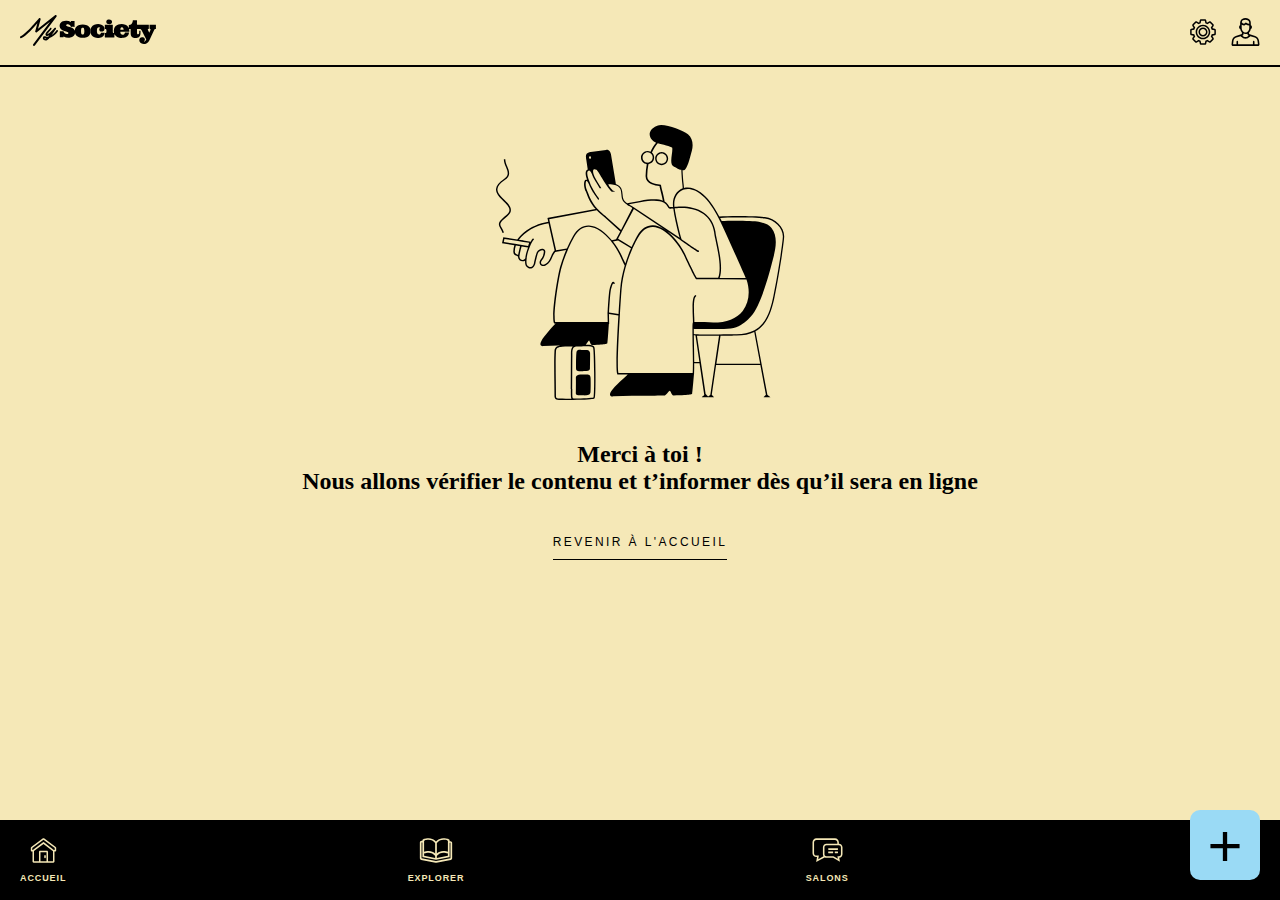
<file: verify-publication.html>
<!DOCTYPE html>
<html lang="en">

<head>
    <meta charset="UTF-8">
    <meta name="viewport" content="width=device-width, initial-scale=1.0, viewport-fit=contain">
    <title>Mon Society</title>
    <link rel="stylesheet" href="./assets/css/verify-publication.css" type="text/css">

    <link rel="shortcut icon" href="./assets/img/logo/icons/icon-72x72.png" type="image/png">

    <!-- Add Web App Manifest -->
    <link rel="manifest" href="manifest.json">

    <!-- Define color theme -->
    <meta name="theme-color" content="#F5E8B7">
    <meta name="msapplication-navbutton-color" content="#000000">
    <meta name="msapplication-starturl" content="./index.html">

    <!-- Apple -->
    <meta name="mobile-web-app-capable" content="yes">
    <meta name="apple-mobile-web-app-capable" content="yes">
    <meta name="apple-mobile-web-app-status-bar-style" content="black-translucent">
    <meta name="apple-mobile-web-app-title" content="MySociety">
    <meta name="application-name" content="MySociety">
    <meta name="apple-mobile-web-app-title" content="MySociety">

    <!-- Define icons -->
    <link rel="icon" sizes="192x192" href="./assets/img/logo/icons/icon-192x192.png">
    <link rel="icon" sizes="128x128" href="./assets/img/logo/icons/icon-128x128.png">
    <link rel="apple-touch-icon" sizes="128x128" href="./assets/img/logo/iconsicon-128x128.png">
    <link rel="apple-touch-icon-precomposed" sizes="128x128" href="./assets/img/logo/icons/icon-128x128.png">

    <!-- Iphone splashscreens -->
    <link rel="apple-touch-startup-image" href="./assets/splashscreens/iphone5_splash.svg" media="(device-width: 320px) and (device-height: 568px) and (-webkit-device-pixel-ratio: 2)" />
    <link rel="apple-touch-startup-image" href="./assets/splashscreens/iphone6_splash.svg" media="(device-width: 375px) and (device-height: 667px) and (-webkit-device-pixel-ratio: 2)" />
    <link rel="apple-touch-startup-image" href="./assets/splashscreens/iphoneplus_splash.svg" media="(device-width: 621px) and (device-height: 1104px) and (-webkit-device-pixel-ratio: 3)" />
    <link rel="apple-touch-startup-image" href="./assets/splashscreens/iphonex_splash.svg" media="(device-width: 375px) and (device-height: 812px) and (-webkit-device-pixel-ratio: 3)" />
    <script>
        // This is the service worker with the Cache-first network
        // Add this below content to your HTML page, or add the js file to your page at the very top to register service worker
  
        // Check compatibility for the browser we're running this in
        if ("serviceWorker" in navigator) {
          if (navigator.serviceWorker.controller) {
            console.log("[PWA Builder] active service worker found, no need to register");
          } else {
            // Register the service worker
            navigator.serviceWorker
              .register("./service-worker.js", {
                scope: "./"
              })
              .then(function (reg) {
                console.log("[PWA Builder] Service worker has been registered for scope: " + reg.scope);
              });
          }
        }
      </script>
</head>

<body>
    <div class="topbar">
        <a href="" class="logo">
            <img src="./assets/img/logo/logo.svg" alt="">
        </a>
        <div class="user">
            <a href=""><img src="./assets/img/icons/setting.svg" alt=""></a>
            <a href=""><img src="./assets/img/icons/user.svg" alt=""></a>
        </div>
    </div>
    <div class="verify-publication__container">
        <img src="./assets/img/onboarding-4.svg" alt="">
        <p>Merci à toi ! <br> 
            Nous allons vérifier le contenu et t’informer dès qu’il sera en ligne</p>
        <a href="./home.html">Revenir à l'accueil</a>
    </div>
    <header>
        <nav>
            <ul>
                <li><a href="./home.html"><img src="./assets/img/icons/nav-home.svg" alt="" class="home"> Accueil</a></li>
                <li><a href="./explorer.html"><img src="./assets/img/icons/nav-explore.svg" alt="">Explorer</a></li>
                <li><a href="./chat.html"><img src="./assets/img/icons/nav-chat.svg" alt="">Salons</a></li>
                <li><a href="./share-subject.html" class="share-subject">+</a></li>
            </ul>
        </nav>
    </header>
    <script src="./assets/js/lib/jquery-3.5.1.min.js"></script>
    <script type="text/javascript" src="./assets/js/lib/slick.min.js"></script>
    <!-- <script src="/assets/js/share-subject.js"></script> -->
</body>

</html>
</file>
<file: assets/css/onboarding.css>
/* ----- COLORS ----- */
/* ----- MEDIA QUERIES ----- */
@import url("https://fonts.googleapis.com/css2?family=Josefin+Slab:ital,wght@0,100;0,300;0,400;0,600;0,700;1,100;1,300;1,400;1,600;1,700&family=Montserrat:ital,wght@0,100;0,200;0,300;0,400;0,500;0,600;0,700;0,800;0,900;1,100;1,200;1,300;1,400;1,500;1,600;1,700;1,800;1,900&display=swap");
* {
  margin: 0;
  padding: 0;
  box-sizing: border-box;
  list-style: none; }

html {
  padding: env(safe-area-inset-top); }

body {
  background-color: #F5E8B7;
  padding-top: 65px;
  width: 100%;
  overflow-x: hidden; }

.topbar {
  display: flex;
  justify-content: space-between;
  align-items: center;
  padding: 15px 20px;
  border-bottom: 2px solid #000000;
  background-color: #F5E8B7;
  position: fixed;
  left: 0;
  top: 0;
  width: 100%;
  z-index: 10; }
  .topbar a.logo {
    display: block;
    width: 136px; }
    .topbar a.logo img {
      width: 100%; }
  .topbar .user {
    display: flex;
    align-items: center;
    justify-content: center; }
    .topbar .user a {
      display: block;
      height: 30px;
      margin-left: 13px; }
      .topbar .user a img {
        height: 30px; }

header {
  position: fixed;
  bottom: 0;
  left: 0;
  width: 100%;
  padding: 5px 20px;
  background-color: #000000; }
  header nav ul {
    display: flex;
    align-items: center;
    justify-content: space-between; }
    header nav ul a {
      display: flex;
      flex-direction: column;
      align-items: center;
      font-family: 'Montserrat', sans-serif;
      font-size: 9px;
      color: #F5E8B7;
      text-transform: uppercase;
      font-weight: 600;
      text-align: center;
      letter-spacing: 0.1em;
      text-decoration: none;
      position: relative;
      z-index: 1; }
      header nav ul a:focus, header nav ul a:visited {
        text-decoration: none;
        color: #F5E8B7; }
      header nav ul a::before {
        content: '';
        display: block;
        width: 67px;
        height: 61px;
        background-color: #F5E8B7;
        position: absolute;
        top: 50%;
        left: 50%;
        transform: translate(-50%, -50%);
        z-index: -1;
        border-radius: 5px;
        opacity: 0; }
      header nav ul a.active {
        color: #000000; }
        header nav ul a.active::before {
          opacity: 1; }
        header nav ul a.active img {
          filter: brightness(0%); }
      header nav ul a img {
        height: 25px;
        margin-bottom: 10px; }
      header nav ul a.share-subject {
        width: 70px;
        height: 70px;
        justify-content: center;
        background-color: #9ADAF5;
        border-radius: 10px;
        position: relative;
        top: -15px;
        font-family: 'Montserrat', sans-serif;
        font-size: 60px;
        font-weight: 300;
        color: #000000;
        letter-spacing: initial; }
        header nav ul a.share-subject img {
          height: 35px; }

/* ----- FONTS ----- */
/* ----- COLORS ----- */
/* ----- MEDIA QUERIES ----- */
.onboarding {
  display: flex;
  width: 100%;
  background-color: #F5E8B7; }
  .onboarding__container {
    width: 85%;
    margin: auto;
    text-align: center; }
    .onboarding__container .slide-item h2 {
      font-family: 'Montserrat', sans-serif;
      font-size: 16px;
      font-weight: 600;
      text-align: center;
      text-transform: uppercase;
      letter-spacing: 0.4em;
      margin: 0 0 49px; }
    .onboarding__container .slide-item img {
      width: 50%;
      margin: 0 auto 30px; }
    .onboarding__container .slide-item__text {
      width: 90%;
      margin: auto;
      font-family: 'Montserrat', sans-serif;
      font-size: 16px;
      text-align: center;
      line-height: 24px; }
  .onboarding__slider {
    margin: 40px 0px; }
    .onboarding__slider .slick-list {
      overflow-x: hidden; }
      .onboarding__slider .slick-list .slick-track {
        display: flex; }
        .onboarding__slider .slick-list .slick-track .slick-slide {
          display: flex;
          flex-direction: column; }
    .onboarding__slider .slick-dots {
      display: flex;
      justify-content: center;
      margin: 20px 0 0 0; }
      .onboarding__slider .slick-dots li {
        width: 15px;
        height: 15px;
        margin: 0 5px;
        border-radius: 100%;
        border: none;
        background-color: #C0B177;
        color: #C0B177; }
        .onboarding__slider .slick-dots li button {
          opacity: 0; }
      .onboarding__slider .slick-dots .slick-active {
        background-color: #000000;
        color: #000000; }
  .onboarding__pass-btn {
    display: inline-block;
    font-family: 'Montserrat', sans-serif;
    font-size: 12px;
    font-weight: 600;
    color: #000000;
    text-decoration: none;
    text-align: center;
    text-transform: uppercase;
    letter-spacing: 0.2em;
    padding-bottom: 12px;
    border-bottom: 1px solid #000000; }

/*# sourceMappingURL=onboarding.css.map */
</file>
<file: assets/css/choice-themes.css>
/* ----- COLORS ----- */
/* ----- MEDIA QUERIES ----- */
@import url("https://fonts.googleapis.com/css2?family=Josefin+Slab:ital,wght@0,100;0,300;0,400;0,600;0,700;1,100;1,300;1,400;1,600;1,700&family=Montserrat:ital,wght@0,100;0,200;0,300;0,400;0,500;0,600;0,700;0,800;0,900;1,100;1,200;1,300;1,400;1,500;1,600;1,700;1,800;1,900&display=swap");
* {
  margin: 0;
  padding: 0;
  box-sizing: border-box;
  list-style: none; }

html {
  padding: env(safe-area-inset-top); }

body {
  background-color: #F5E8B7;
  padding-top: 65px;
  width: 100%;
  overflow-x: hidden; }

.topbar {
  display: flex;
  justify-content: space-between;
  align-items: center;
  padding: 15px 20px;
  border-bottom: 2px solid #000000;
  background-color: #F5E8B7;
  position: fixed;
  left: 0;
  top: 0;
  width: 100%;
  z-index: 10; }
  .topbar a.logo {
    display: block;
    width: 136px; }
    .topbar a.logo img {
      width: 100%; }
  .topbar .user {
    display: flex;
    align-items: center;
    justify-content: center; }
    .topbar .user a {
      display: block;
      height: 30px;
      margin-left: 13px; }
      .topbar .user a img {
        height: 30px; }

header {
  position: fixed;
  bottom: 0;
  left: 0;
  width: 100%;
  padding: 5px 20px;
  background-color: #000000; }
  header nav ul {
    display: flex;
    align-items: center;
    justify-content: space-between; }
    header nav ul a {
      display: flex;
      flex-direction: column;
      align-items: center;
      font-family: 'Montserrat', sans-serif;
      font-size: 9px;
      color: #F5E8B7;
      text-transform: uppercase;
      font-weight: 600;
      text-align: center;
      letter-spacing: 0.1em;
      text-decoration: none;
      position: relative;
      z-index: 1; }
      header nav ul a:focus, header nav ul a:visited {
        text-decoration: none;
        color: #F5E8B7; }
      header nav ul a::before {
        content: '';
        display: block;
        width: 67px;
        height: 61px;
        background-color: #F5E8B7;
        position: absolute;
        top: 50%;
        left: 50%;
        transform: translate(-50%, -50%);
        z-index: -1;
        border-radius: 5px;
        opacity: 0; }
      header nav ul a.active {
        color: #000000; }
        header nav ul a.active::before {
          opacity: 1; }
        header nav ul a.active img {
          filter: brightness(0%); }
      header nav ul a img {
        height: 25px;
        margin-bottom: 10px; }
      header nav ul a.share-subject {
        width: 70px;
        height: 70px;
        justify-content: center;
        background-color: #9ADAF5;
        border-radius: 10px;
        position: relative;
        top: -15px;
        font-family: 'Montserrat', sans-serif;
        font-size: 60px;
        font-weight: 300;
        color: #000000;
        letter-spacing: initial; }
        header nav ul a.share-subject img {
          height: 35px; }

/* ----- FONTS ----- */
/* ----- COLORS ----- */
/* ----- MEDIA QUERIES ----- */
body {
  background-color: #F5E8B7; }
  body main {
    width: 100%;
    margin-bottom: 10vh;
    padding: 0 15px;
    text-align: center; }
    body main .introduction h1 {
      font-family: 'Josefin Slab', serif;
      font-size: 30px;
      font-weight: 700; }
    body main .introduction p {
      margin: 20px 0 0;
      font-family: 'Montserrat', sans-serif;
      font-size: 16px;
      line-height: 1.4;
      font-weight: 600; }
    body main .wrapper {
      display: flex;
      align-items: center;
      flex-wrap: wrap;
      width: 276px;
      margin: 25px auto 50px; }
      body main .wrapper .item {
        width: 123px;
        height: 123px;
        display: flex;
        flex-direction: column;
        align-items: center;
        justify-content: center;
        margin-top: 15px;
        position: relative;
        z-index: 1; }
        body main .wrapper .item:before {
          content: '';
          display: block;
          width: 0;
          height: 0;
          position: absolute;
          top: 50%;
          left: 50%;
          transform: translate(-50%, -50%);
          transition: all 0.3s ease-in-out;
          border-radius: 15px;
          z-index: -1; }
        body main .wrapper .item.active:before {
          width: 100%;
          height: 100%;
          border: 2px solid #000000; }
        body main .wrapper .item:nth-of-type(2n) {
          margin-left: 30px; }
        body main .wrapper .item img {
          width: 60px;
          height: auto;
          display: block;
          margin: 0 auto; }
        body main .wrapper .item p {
          font-family: 'Montserrat', sans-serif;
          font-size: 16px;
          font-weight: 600;
          text-transform: uppercase;
          margin: 13px 0 0 0; }
    body main .button {
      display: flex;
      align-items: center;
      justify-content: center;
      height: 60px;
      border: none;
      border-radius: 100px;
      width: 100%;
      max-width: 170px;
      margin: 20px auto;
      background-color: #000;
      color: #F5E8B7;
      font-family: 'Montserrat', sans-serif;
      font-weight: 600;
      letter-spacing: 0.2em;
      font-size: 12px;
      text-transform: uppercase;
      text-decoration: none; }
      body main .button:focus {
        outline: none;
        text-decoration: none; }
    body main .link {
      margin: 0 auto 0;
      display: inline-block;
      font-family: 'Montserrat', sans-serif;
      font-size: 12px;
      font-weight: 600;
      text-transform: uppercase;
      letter-spacing: 0.2em;
      padding: 5px;
      border-bottom: 1px solid #000;
      text-decoration: none;
      color: #000000; }
      body main .link:focus, body main .link:visited {
        outline: none;
        text-decoration: none;
        color: #000; }

/*# sourceMappingURL=choice-themes.css.map */
</file>
<file: assets/css/home-onboarding.css>
/* ----- COLORS ----- */
/* ----- MEDIA QUERIES ----- */
@import url("https://fonts.googleapis.com/css2?family=Josefin+Slab:ital,wght@0,100;0,300;0,400;0,600;0,700;1,100;1,300;1,400;1,600;1,700&family=Montserrat:ital,wght@0,100;0,200;0,300;0,400;0,500;0,600;0,700;0,800;0,900;1,100;1,200;1,300;1,400;1,500;1,600;1,700;1,800;1,900&display=swap");
* {
  margin: 0;
  padding: 0;
  box-sizing: border-box;
  list-style: none; }

html {
  padding: env(safe-area-inset-top); }

body {
  background-color: #F5E8B7;
  padding-top: 65px;
  width: 100%;
  overflow-x: hidden; }

.topbar {
  display: flex;
  justify-content: space-between;
  align-items: center;
  padding: 15px 20px;
  border-bottom: 2px solid #000000;
  background-color: #F5E8B7;
  position: fixed;
  left: 0;
  top: 0;
  width: 100%;
  z-index: 10; }
  .topbar a.logo {
    display: block;
    width: 136px; }
    .topbar a.logo img {
      width: 100%; }
  .topbar .user {
    display: flex;
    align-items: center;
    justify-content: center; }
    .topbar .user a {
      display: block;
      height: 30px;
      margin-left: 13px; }
      .topbar .user a img {
        height: 30px; }

header {
  position: fixed;
  bottom: 0;
  left: 0;
  width: 100%;
  padding: 5px 20px;
  background-color: #000000; }
  header nav ul {
    display: flex;
    align-items: center;
    justify-content: space-between; }
    header nav ul a {
      display: flex;
      flex-direction: column;
      align-items: center;
      font-family: 'Montserrat', sans-serif;
      font-size: 9px;
      color: #F5E8B7;
      text-transform: uppercase;
      font-weight: 600;
      text-align: center;
      letter-spacing: 0.1em;
      text-decoration: none;
      position: relative;
      z-index: 1; }
      header nav ul a:focus, header nav ul a:visited {
        text-decoration: none;
        color: #F5E8B7; }
      header nav ul a::before {
        content: '';
        display: block;
        width: 67px;
        height: 61px;
        background-color: #F5E8B7;
        position: absolute;
        top: 50%;
        left: 50%;
        transform: translate(-50%, -50%);
        z-index: -1;
        border-radius: 5px;
        opacity: 0; }
      header nav ul a.active {
        color: #000000; }
        header nav ul a.active::before {
          opacity: 1; }
        header nav ul a.active img {
          filter: brightness(0%); }
      header nav ul a img {
        height: 25px;
        margin-bottom: 10px; }
      header nav ul a.share-subject {
        width: 70px;
        height: 70px;
        justify-content: center;
        background-color: #9ADAF5;
        border-radius: 10px;
        position: relative;
        top: -15px;
        font-family: 'Montserrat', sans-serif;
        font-size: 60px;
        font-weight: 300;
        color: #000000;
        letter-spacing: initial; }
        header nav ul a.share-subject img {
          height: 35px; }

/* ----- FONTS ----- */
/* ----- COLORS ----- */
/* ----- MEDIA QUERIES ----- */
body {
  background-color: #F5E8B7; }
  body main {
    width: 100%;
    padding: 0 15px;
    padding-top: 45px;
    padding-left: 30px;
    padding-right: 30px;
    padding-bottom: 90px; }
    body main p {
      text-align: center;
      margin: 0 0 20px;
      font-family: 'Montserrat', sans-serif;
      font-size: 16px;
      line-height: 1.4;
      font-weight: 500; }
    body main .subject-list h2 {
      font-family: 'Josefin Slab', serif;
      font-size: 24px;
      font-weight: 700;
      margin: 30px 0 20px; }
    body main .subject-list a:not(.link) {
      display: flex;
      align-items: center;
      justify-content: space-between;
      width: 100%;
      background: #FFFFFF;
      color: #000000;
      font-family: 'Montserrat', sans-serif;
      font-size: 16px;
      font-weight: 500;
      padding: 10px 45px 10px 20px;
      border-radius: 10px;
      text-decoration: none; }
      body main .subject-list a:not(.link) img {
        height: 50px; }
      body main .subject-list a:not(.link):nth-of-type(2) {
        margin-top: 10px; }
    body main .subject-list .link {
      display: flex;
      align-items: center;
      justify-content: center;
      height: 60px;
      border: none;
      border-radius: 100px;
      width: 100%;
      margin: 30px auto;
      background-color: #000;
      font-family: 'Montserrat', sans-serif;
      color: #F5E8B7;
      font-weight: 400;
      font-size: 12px;
      text-transform: uppercase;
      letter-spacing: 0.2em;
      padding: 0 25px;
      text-decoration: none; }
      body main .subject-list .link:focus {
        outline: none;
        text-decoration: none; }
      body main .subject-list .link img {
        margin-left: 10px; }
    body main .photos h2 {
      font-family: 'Josefin Slab', serif;
      font-size: 24px;
      font-weight: 700;
      margin: 30px 0 20px; }
    body main .photos nav {
      display: flex;
      align-items: center;
      margin-bottom: 25px; }
      body main .photos nav a {
        display: block;
        background-color: #E4D8AA;
        padding: 10px 20px;
        font-family: 'Montserrat', sans-serif;
        font-size: 12px;
        font-weight: 500;
        color: #525252;
        text-decoration: none;
        margin-right: 10px;
        border-radius: 100px; }
        body main .photos nav a.active {
          background-color: #000000;
          color: #FFFFFF; }
    body main .photos article {
      display: none;
      flex-wrap: wrap; }
      body main .photos article.open {
        display: flex; }
      body main .photos article a {
        display: block;
        width: calc( 100% / 2 - 7.5px);
        padding-bottom: 47.65%;
        margin-bottom: 15px;
        border-radius: 10px;
        overflow: hidden;
        position: relative; }
        body main .photos article a:nth-of-type(2n) {
          margin-left: 15px; }
        body main .photos article a img {
          height: 120%;
          position: absolute;
          top: 50%;
          left: 50%;
          transform: translate(-50%, -50%); }

/*# sourceMappingURL=home-onboarding.css.map */
</file>
<file: assets/css/home.css>
/* ----- COLORS ----- */
/* ----- MEDIA QUERIES ----- */
@import url("https://fonts.googleapis.com/css2?family=Josefin+Slab:ital,wght@0,100;0,300;0,400;0,600;0,700;1,100;1,300;1,400;1,600;1,700&family=Montserrat:ital,wght@0,100;0,200;0,300;0,400;0,500;0,600;0,700;0,800;0,900;1,100;1,200;1,300;1,400;1,500;1,600;1,700;1,800;1,900&display=swap");
* {
  margin: 0;
  padding: 0;
  box-sizing: border-box;
  list-style: none; }

html {
  padding: env(safe-area-inset-top); }

body {
  background-color: #F5E8B7;
  padding-top: 65px;
  width: 100%;
  overflow-x: hidden; }

.topbar {
  display: flex;
  justify-content: space-between;
  align-items: center;
  padding: 15px 20px;
  border-bottom: 2px solid #000000;
  background-color: #F5E8B7;
  position: fixed;
  left: 0;
  top: 0;
  width: 100%;
  z-index: 10; }
  .topbar a.logo {
    display: block;
    width: 136px; }
    .topbar a.logo img {
      width: 100%; }
  .topbar .user {
    display: flex;
    align-items: center;
    justify-content: center; }
    .topbar .user a {
      display: block;
      height: 30px;
      margin-left: 13px; }
      .topbar .user a img {
        height: 30px; }

header {
  position: fixed;
  bottom: 0;
  left: 0;
  width: 100%;
  padding: 5px 20px;
  background-color: #000000; }
  header nav ul {
    display: flex;
    align-items: center;
    justify-content: space-between; }
    header nav ul a {
      display: flex;
      flex-direction: column;
      align-items: center;
      font-family: 'Montserrat', sans-serif;
      font-size: 9px;
      color: #F5E8B7;
      text-transform: uppercase;
      font-weight: 600;
      text-align: center;
      letter-spacing: 0.1em;
      text-decoration: none;
      position: relative;
      z-index: 1; }
      header nav ul a:focus, header nav ul a:visited {
        text-decoration: none;
        color: #F5E8B7; }
      header nav ul a::before {
        content: '';
        display: block;
        width: 67px;
        height: 61px;
        background-color: #F5E8B7;
        position: absolute;
        top: 50%;
        left: 50%;
        transform: translate(-50%, -50%);
        z-index: -1;
        border-radius: 5px;
        opacity: 0; }
      header nav ul a.active {
        color: #000000; }
        header nav ul a.active::before {
          opacity: 1; }
        header nav ul a.active img {
          filter: brightness(0%); }
      header nav ul a img {
        height: 25px;
        margin-bottom: 10px; }
      header nav ul a.share-subject {
        width: 70px;
        height: 70px;
        justify-content: center;
        background-color: #9ADAF5;
        border-radius: 10px;
        position: relative;
        top: -15px;
        font-family: 'Montserrat', sans-serif;
        font-size: 60px;
        font-weight: 300;
        color: #000000;
        letter-spacing: initial; }
        header nav ul a.share-subject img {
          height: 35px; }

/* ----- FONTS ----- */
/* ----- COLORS ----- */
/* ----- MEDIA QUERIES ----- */
body {
  background-color: #F5E8B7; }
  body main {
    width: 100%;
    padding: 0 15px;
    padding-top: 45px;
    padding-left: 30px;
    padding-right: 30px;
    padding-bottom: 90px; }
    body main .introduction h1 {
      font-family: 'Josefin Slab', serif;
      font-size: 24px;
      font-weight: 700;
      text-align: center; }
    body main .introduction .notif {
      display: flex;
      align-items: center;
      justify-content: center;
      background-color: #E4D8AA;
      border-radius: 10px;
      padding: 15px 20px 15px 15px;
      font-family: 'Montserrat', sans-serif;
      font-size: 16px;
      line-height: 1.4;
      font-weight: 500;
      position: relative;
      margin: 30px 0 25px; }
      body main .introduction .notif::before {
        content: '';
        display: block;
        width: 16px;
        height: 16px;
        background-color: #EA8686;
        border-radius: 100px;
        position: absolute;
        top: -4px;
        left: -2px; }
      body main .introduction .notif img {
        width: 45px;
        margin-right: 10px;
        margin-top: -5px; }
      body main .introduction .notif a {
        display: block;
        width: auto;
        height: auto;
        position: absolute;
        top: 50%;
        right: -18px;
        transform: translateY(-50%); }
        body main .introduction .notif a img {
          margin: 0;
          width: 35px; }
    body main .chat h2 {
      font-family: 'Montserrat', sans-serif;
      font-size: 16px;
      line-height: 1.4;
      font-weight: 600; }
    body main .chat .wrapper {
      display: flex;
      align-items: center;
      justify-content: space-between; }
      body main .chat .wrapper a {
        display: block;
        width: 45px;
        height: 45px;
        position: relative;
        border-radius: 100px;
        margin-top: 17px; }
        body main .chat .wrapper a:before {
          content: '';
          display: block;
          width: 16px;
          height: 16px;
          background-color: #A3E4B1;
          position: absolute;
          bottom: -2px;
          right: -2px;
          border-radius: 100px; }
        body main .chat .wrapper a img {
          width: 100%; }
        body main .chat .wrapper a.more {
          background-color: #E4D8AA;
          display: flex;
          align-items: center;
          justify-content: center;
          font-family: 'Montserrat', sans-serif;
          font-size: 20px;
          color: #000000;
          text-decoration: none; }
    body main .contents h2 {
      font-family: 'Josefin Slab', serif;
      font-size: 24px;
      font-weight: 700;
      margin: 26px 0 18px; }
    body main .contents a:not(.link) {
      display: flex;
      align-items: center;
      justify-content: space-between;
      font-family: 'Montserrat', sans-serif;
      color: #000000;
      text-decoration: none;
      font-size: 16px;
      line-height: 1.4;
      font-weight: 500;
      padding: 30px 22px;
      border-radius: 10px;
      background-color: #FFFFFF; }
      body main .contents a:not(.link) img {
        width: 45px; }
    body main .contents .link {
      display: flex;
      align-items: center;
      justify-content: center;
      height: 60px;
      border: none;
      border-radius: 100px;
      width: 100%;
      margin: 30px auto;
      background-color: #000;
      color: #F5E8B7;
      font-family: 'Montserrat', sans-serif;
      font-weight: 400;
      font-size: 12px;
      text-transform: uppercase;
      letter-spacing: 0.2em;
      padding: 0 25px;
      text-decoration: none; }
      body main .contents .link:focus {
        outline: none;
        text-decoration: none; }
      body main .contents .link img {
        margin-left: 10px; }
    body main .categories h2 {
      font-family: 'Josefin Slab', serif;
      font-size: 24px;
      font-weight: 700;
      margin: 60px 0 18px; }
    body main .categories .slide {
      position: relative; }
      body main .categories .slide .slick-prev {
        display: none !important; }
      body main .categories .slide .slick-next {
        background: url(../img/icons/arrow-slide-black.svg);
        background-position: center center;
        background-repeat: no-repeat;
        background-size: contain;
        width: 22px;
        height: 17px;
        border: none;
        text-indent: -9999999px;
        position: absolute;
        right: -15px;
        top: 33%;
        transform: translateY(-50%); }
      body main .categories .slide .slick-list {
        overflow: hidden; }
      body main .categories .slide a {
        display: inline-flex;
        flex-direction: column;
        align-items: center;
        text-align: center; }
        body main .categories .slide a img {
          height: 60px; }
        body main .categories .slide a p {
          font-family: 'Montserrat', sans-serif;
          color: #000000;
          text-decoration: none;
          font-size: 16px;
          font-weight: 600;
          margin-top: 14px;
          text-transform: uppercase; }
    body main .une h2 {
      font-family: 'Josefin Slab', serif;
      font-size: 24px;
      font-weight: 700;
      margin: 40px 0 25px; }
    body main .une .wrapper {
      display: flex;
      justify-content: space-around; }
      body main .une .wrapper .item {
        display: flex;
        flex-direction: column;
        align-items: center;
        justify-content: flex-end;
        font-family: 'Montserrat', sans-serif;
        color: #000000;
        text-decoration: none;
        font-size: 16px;
        font-weight: 600;
        text-transform: uppercase; }
        body main .une .wrapper .item.salon img {
          height: 100px;
          margin-bottom: 10px; }
        body main .une .wrapper .item.article img {
          height: 68px;
          margin-bottom: 15px; }
    body main .subject-list h2 {
      font-family: 'Josefin Slab', serif;
      font-size: 24px;
      font-weight: 700;
      margin: 35px 0 20px; }
    body main .subject-list a:not(.link) {
      display: flex;
      align-items: center;
      justify-content: space-between;
      width: 100%;
      background: #FFFFFF;
      color: #000000;
      font-family: 'Montserrat', sans-serif;
      font-size: 16px;
      font-weight: 500;
      padding: 10px 45px 10px 20px;
      border-radius: 10px;
      text-decoration: none; }
      body main .subject-list a:not(.link) img {
        height: 50px; }
      body main .subject-list a:not(.link):nth-of-type(2) {
        margin-top: 10px; }
    body main .photos h2 {
      font-family: 'Josefin Slab', serif;
      font-size: 24px;
      font-weight: 700;
      margin: 30px 0 20px; }
    body main .photos nav {
      display: flex;
      align-items: center;
      margin-bottom: 25px; }
      body main .photos nav a {
        display: block;
        background-color: #E4D8AA;
        padding: 10px 20px;
        font-family: 'Montserrat', sans-serif;
        font-size: 12px;
        font-weight: 500;
        color: #525252;
        text-decoration: none;
        margin-right: 10px;
        border-radius: 100px; }
        body main .photos nav a.active {
          background-color: #000000;
          color: #FFFFFF; }
    body main .photos article {
      display: none;
      flex-wrap: wrap; }
      body main .photos article.open {
        display: flex; }
      body main .photos article a {
        display: block;
        width: calc(100% / 2 - 7.5px);
        padding-bottom: 47.65%;
        margin-bottom: 15px;
        border-radius: 10px;
        overflow: hidden;
        position: relative; }
        body main .photos article a:nth-of-type(2n) {
          margin-left: 15px; }
        body main .photos article a img {
          height: 120%;
          position: absolute;
          top: 50%;
          left: 50%;
          transform: translate(-50%, -50%); }

/*# sourceMappingURL=home.css.map */
</file>
<file: assets/css/share-subject.css>
/* ----- COLORS ----- */
/* ----- MEDIA QUERIES ----- */
@import url("https://fonts.googleapis.com/css2?family=Josefin+Slab:ital,wght@0,100;0,300;0,400;0,600;0,700;1,100;1,300;1,400;1,600;1,700&family=Montserrat:ital,wght@0,100;0,200;0,300;0,400;0,500;0,600;0,700;0,800;0,900;1,100;1,200;1,300;1,400;1,500;1,600;1,700;1,800;1,900&display=swap");
* {
  margin: 0;
  padding: 0;
  box-sizing: border-box;
  list-style: none; }

html {
  padding: env(safe-area-inset-top); }

body {
  background-color: #F5E8B7;
  padding-top: 65px;
  width: 100%;
  overflow-x: hidden; }

.topbar {
  display: flex;
  justify-content: space-between;
  align-items: center;
  padding: 15px 20px;
  border-bottom: 2px solid #000000;
  background-color: #F5E8B7;
  position: fixed;
  left: 0;
  top: 0;
  width: 100%;
  z-index: 10; }
  .topbar a.logo {
    display: block;
    width: 136px; }
    .topbar a.logo img {
      width: 100%; }
  .topbar .user {
    display: flex;
    align-items: center;
    justify-content: center; }
    .topbar .user a {
      display: block;
      height: 30px;
      margin-left: 13px; }
      .topbar .user a img {
        height: 30px; }

header {
  position: fixed;
  bottom: 0;
  left: 0;
  width: 100%;
  padding: 5px 20px;
  background-color: #000000; }
  header nav ul {
    display: flex;
    align-items: center;
    justify-content: space-between; }
    header nav ul a {
      display: flex;
      flex-direction: column;
      align-items: center;
      font-family: 'Montserrat', sans-serif;
      font-size: 9px;
      color: #F5E8B7;
      text-transform: uppercase;
      font-weight: 600;
      text-align: center;
      letter-spacing: 0.1em;
      text-decoration: none;
      position: relative;
      z-index: 1; }
      header nav ul a:focus, header nav ul a:visited {
        text-decoration: none;
        color: #F5E8B7; }
      header nav ul a::before {
        content: '';
        display: block;
        width: 67px;
        height: 61px;
        background-color: #F5E8B7;
        position: absolute;
        top: 50%;
        left: 50%;
        transform: translate(-50%, -50%);
        z-index: -1;
        border-radius: 5px;
        opacity: 0; }
      header nav ul a.active {
        color: #000000; }
        header nav ul a.active::before {
          opacity: 1; }
        header nav ul a.active img {
          filter: brightness(0%); }
      header nav ul a img {
        height: 25px;
        margin-bottom: 10px; }
      header nav ul a.share-subject {
        width: 70px;
        height: 70px;
        justify-content: center;
        background-color: #9ADAF5;
        border-radius: 10px;
        position: relative;
        top: -15px;
        font-family: 'Montserrat', sans-serif;
        font-size: 60px;
        font-weight: 300;
        color: #000000;
        letter-spacing: initial; }
        header nav ul a.share-subject img {
          height: 35px; }

/* ----- FONTS ----- */
/* ----- COLORS ----- */
/* ----- MEDIA QUERIES ----- */
body {
  background-color: #F5E8B7; }
  body main {
    width: 100%;
    height: auto;
    padding: 0 15px 80px;
    text-align: center; }
    body main .introduction h1 {
      font-family: 'Josefin Slab', serif;
      font-size: 24px;
      font-weight: 700;
      margin: 35px 0 0; }
    body main .arianne {
      display: flex;
      justify-content: center;
      align-items: center;
      position: relative;
      margin: 25px 0 30px; }
      body main .arianne div {
        display: flex;
        flex-direction: column;
        align-items: center;
        position: relative;
        z-index: 1; }
        body main .arianne div + div {
          margin-left: 35px; }
          body main .arianne div + div span::before {
            content: '';
            display: block;
            width: 65px;
            height: 1px;
            background-color: #000000;
            position: absolute;
            top: 50%;
            right: 35px;
            transform: translateY(-50%); }
        body main .arianne div.active span {
          background-color: #000000;
          color: #F5E8B7; }
          body main .arianne div.active span::before {
            background-color: rgba(0, 0, 0, 0.3); }
        body main .arianne div.passed span {
          background: #000000;
          opacity: 0.3;
          border: 1px solid rgba(0, 0, 0, 0.3); }
          body main .arianne div.passed span::before {
            background-color: rgba(0, 0, 0, 0.3); }
        body main .arianne div.passed p {
          color: rgba(0, 0, 0, 0.3); }
        body main .arianne div span {
          display: flex;
          align-items: center;
          justify-content: center;
          width: 35px;
          height: 35px;
          font-family: 'Josefin Slab', serif;
          font-size: 16px;
          font-weight: 700;
          border-radius: 100px;
          border: 1px solid #000000;
          background-color: #F5E8B7;
          z-index: 1;
          position: relative; }
        body main .arianne div p {
          max-width: 65px;
          text-align: center;
          font-family: 'Montserrat', sans-serif;
          font-size: 12px;
          font-weight: 600;
          margin: 6px 0 0; }
    body main section#theme, body main section#format, body main section#final {
      display: none; }
      body main section#theme.active, body main section#format.active, body main section#final.active {
        display: block; }
      body main section#theme.passed, body main section#format.passed, body main section#final.passed {
        display: none; }
    body main section.themes h2 {
      font-family: 'Montserrat', sans-serif;
      font-size: 16px;
      font-weight: 600; }
      body main section.themes h2 img {
        margin-left: 11px;
        vertical-align: middle; }
    body main section.themes .wrapper {
      display: flex;
      flex-wrap: wrap; }
      body main section.themes .wrapper .item {
        width: calc(100% / 4 - 10px);
        height: 83px;
        display: flex;
        flex-direction: column;
        align-items: center;
        justify-content: center;
        margin-top: 15px;
        margin: 15px 5px 0;
        position: relative;
        z-index: 1;
        opacity: 0.3; }
        body main section.themes .wrapper .item:before {
          content: '';
          display: block;
          width: 0;
          height: 0;
          position: absolute;
          top: 50%;
          left: 50%;
          transform: translate(-50%, -50%);
          transition: all 0.3s ease-in-out;
          border-radius: 15px;
          z-index: -1; }
        body main section.themes .wrapper .item.active {
          opacity: 1; }
          body main section.themes .wrapper .item.active:before {
            width: 100%;
            height: 100%;
            border: 2px solid #000000; }
        body main section.themes .wrapper .item img {
          width: 35px;
          height: auto;
          display: block;
          margin: 0 auto; }
        body main section.themes .wrapper .item p {
          font-family: 'Montserrat', sans-serif;
          font-size: 12px;
          font-weight: 600;
          text-transform: uppercase;
          margin: 5px 0 0 0; }
    body main section.themes .subject h3 {
      font-family: 'Montserrat', sans-serif;
      font-size: 16px;
      font-weight: 600;
      margin: 25px 0 15px; }
      body main section.themes .subject h3 img {
        margin-left: 11px;
        vertical-align: middle; }
    body main section.themes .subject input {
      display: block;
      line-height: 50px;
      width: 100%;
      max-width: 315px;
      background-color: #FFFFFF;
      border: none;
      border-radius: 100px;
      font-family: 'Montserrat', sans-serif;
      font-weight: 400;
      font-size: 16px;
      text-align: center;
      margin: 0 auto; }
      body main section.themes .subject input::placeholder {
        color: #CCCCCC; }
      body main section.themes .subject input:focus {
        outline: none;
        text-decoration: none; }
    body main section.themes .subject button {
      display: inline-flex;
      align-items: center;
      justify-content: center;
      height: 60px;
      border: none;
      border-radius: 100px;
      width: 100%;
      max-width: 290px;
      margin: 20px auto;
      background-color: #000;
      color: #F5E8B7;
      font-weight: 500;
      font-size: 12px;
      text-transform: uppercase;
      letter-spacing: 0.3em;
      padding: 0; }
      body main section.themes .subject button:focus {
        outline: none;
        text-decoration: none; }
      body main section.themes .subject button img {
        margin-left: 10px; }
    body main section.format h2 {
      font-family: 'Montserrat', sans-serif;
      font-size: 16px;
      font-weight: 600;
      margin: 25px 0 23px; }
    body main section.format .choice {
      display: flex;
      flex-wrap: wrap;
      width: 254px;
      margin: 0 auto; }
      body main section.format .choice .itemFormat {
        width: calc(100% / 2 - 20px);
        display: flex;
        flex-direction: column;
        align-items: center; }
        body main section.format .choice .itemFormat:nth-of-type(2n) {
          margin-left: 40px; }
        body main section.format .choice .itemFormat:nth-of-type(3), body main section.format .choice .itemFormat:nth-of-type(4) {
          margin-top: 28px; }
        body main section.format .choice .itemFormat span {
          width: 85px;
          height: 85px;
          border: 2px solid #000000;
          border-radius: 100px;
          display: flex;
          align-items: center;
          justify-content: center;
          position: relative; }
          body main section.format .choice .itemFormat span::before {
            content: '';
            width: 55px;
            height: 55px;
            position: absolute;
            top: 50%;
            left: 50%;
            transform: translate(-50%, -50%);
            background-position: center center;
            background-repeat: no-repeat;
            background-size: contain; }
        body main section.format .choice .itemFormat p {
          font-family: 'Montserrat', sans-serif;
          font-size: 12px;
          font-weight: 600;
          text-transform: uppercase;
          margin-top: 5px; }
        body main section.format .choice .itemFormat.photo span:before {
          background-image: url(../img/icons/photo.svg); }
        body main section.format .choice .itemFormat.article span:before {
          background-image: url(../img/icons/journal.svg); }
        body main section.format .choice .itemFormat.podcast span:before {
          background-image: url(../img/icons/podcast.svg); }
        body main section.format .choice .itemFormat.illus span:before {
          background-image: url(../img/icons/illus.svg); }
        body main section.format .choice .itemFormat.active span {
          background-color: #000000; }
        body main section.format .choice .itemFormat.active.photo span:before {
          background-image: url(../img/icons/photo-active.svg); }
        body main section.format .choice .itemFormat.active.article span:before {
          background-image: url(../img/icons/journal-active.svg); }
        body main section.format .choice .itemFormat.active.podcast span:before {
          background-image: url(../img/icons/podcast-active.svg); }
        body main section.format .choice .itemFormat.active.illus span:before {
          background-image: url(../img/icons/illus-active.svg); }
    body main section.format .description {
      font-family: 'Montserrat', sans-serif;
      font-size: 14px;
      font-weight: 500;
      margin: 30px auto 25px; }
    body main section.format .change-step {
      display: inline-flex;
      align-items: center;
      justify-content: center;
      height: 60px;
      border: none;
      border-radius: 100px;
      width: 100%;
      max-width: 290px;
      margin: 20px auto;
      background-color: #000;
      color: #F5E8B7;
      font-weight: 400;
      font-size: 12px;
      text-transform: uppercase;
      letter-spacing: 0.2em;
      padding: 0; }
      body main section.format .change-step:focus {
        outline: none;
        text-decoration: none; }
      body main section.format .change-step img {
        margin-left: 10px; }
    body main section .add-images .add-images__title {
      font-family: 'Josefin Slab', serif;
      font-size: 24px;
      font-weight: 700;
      margin: 35px 0 0; }
    body main section .add-images__informations {
      display: flex;
      width: 80%;
      margin: 25px auto; }
      body main section .add-images__informations img {
        margin: 0 20px 0 0; }
      body main section .add-images__informations p {
        font-family: 'Montserrat', sans-serif;
        font-size: 12px;
        text-align: left; }
    body main section .add-images__images {
      display: flex;
      justify-content: center;
      align-items: center;
      margin: 30px auto 50px; }
      body main section .add-images__images img {
        margin: 0 20px 0 0; }
      body main section .add-images__images .input-block button {
        display: inline-flex;
        align-items: center;
        justify-content: center;
        height: 40px;
        border: none;
        border-radius: 100px;
        width: 100%;
        max-width: 290px;
        background-color: #000;
        color: #F5E8B7;
        font-weight: 400;
        font-size: 10px;
        text-transform: uppercase;
        letter-spacing: 0.3em;
        padding: 0 25px; }
      body main section .add-images__images .input-block p {
        margin: 10px auto 0;
        font-family: 'Montserrat', sans-serif;
        font-size: 12px;
        color: #B9B9B9; }
    body main section .add-images__uploaded {
      display: none; }
      body main section .add-images__uploaded p {
        font-family: 'Montserrat', sans-serif;
        font-size: 16px;
        font-weight: 600; }
      body main section .add-images__uploaded .uploaded-blocks {
        display: flex;
        justify-content: center;
        margin: 20px 0; }
        body main section .add-images__uploaded .uploaded-blocks__container {
          display: flex;
          flex-direction: column; }
          body main section .add-images__uploaded .uploaded-blocks__container p {
            margin: 10px 0;
            font-size: 12px;
            font-weight: 200; }
        body main section .add-images__uploaded .uploaded-blocks__img {
          display: flex;
          justify-content: center;
          align-items: center;
          width: 80px;
          height: 80px;
          margin: 0 10px;
          border-radius: 10px; }
          body main section .add-images__uploaded .uploaded-blocks__img--first {
            background-image: url(../img/icons/upload-1.svg); }
          body main section .add-images__uploaded .uploaded-blocks__img--second {
            background-image: url(../img/icons/upload-2.svg); }
          body main section .add-images__uploaded .uploaded-blocks__img--third {
            background-image: url(../img/icons/upload-3.svg); }
      body main section .add-images__uploaded button {
        display: inline-block;
        width: 230px;
        height: 50px;
        border: 2px solid #000000;
        border-radius: 100px;
        background: none;
        font-family: 'Montserrat', sans-serif;
        font-size: 10px;
        font-weight: 600;
        letter-spacing: 0.2em;
        text-transform: uppercase; }
      body main section .add-images__uploaded.display {
        display: block; }
    body main section .team .team__title {
      font-family: 'Josefin Slab', serif;
      font-size: 24px;
      font-weight: 700;
      margin: 35px auto 20px; }
    body main section .team__elements {
      display: flex;
      flex-direction: column;
      align-items: center; }
      body main section .team__elements .article,
      body main section .team__elements .podcast,
      body main section .team__elements .illustration {
        display: flex;
        justify-content: space-between;
        align-items: center;
        width: 320px;
        height: 70px;
        margin: 10px auto;
        border-radius: 6px;
        border: 2px solid #000000;
        padding: 0 25px; }
        body main section .team__elements .article .quantity,
        body main section .team__elements .podcast .quantity,
        body main section .team__elements .illustration .quantity {
          display: flex; }
          body main section .team__elements .article .quantity div,
          body main section .team__elements .podcast .quantity div,
          body main section .team__elements .illustration .quantity div {
            margin: 0 10px;
            font-family: 'Montserrat', sans-serif;
            font-size: 16px;
            font-weight: 700; }
        body main section .team__elements .article .icons,
        body main section .team__elements .podcast .icons,
        body main section .team__elements .illustration .icons {
          display: flex;
          align-items: center; }
          body main section .team__elements .article .icons img,
          body main section .team__elements .podcast .icons img,
          body main section .team__elements .illustration .icons img {
            margin: 0 10px 0 0; }
          body main section .team__elements .article .icons p,
          body main section .team__elements .podcast .icons p,
          body main section .team__elements .illustration .icons p {
            font-family: 'Montserrat', sans-serif;
            font-size: 16px;
            font-weight: 600; }
    body main section.final .final__container.inactive {
      display: none; }
    body main section.final .final__slider .slick-list {
      overflow: hidden; }
      body main section.final .final__slider .slick-list .slick-track {
        display: flex; }
    body main section.final .final__slider .slider-item {
      padding-bottom: 28.71%;
      margin: 0 12px; }
      body main section.final .final__slider .slider-item__first {
        background-image: url(../img/icons/slide-1.svg);
        background-repeat: no-repeat;
        background-size: contain;
        background-position: center center; }
      body main section.final .final__slider .slider-item__second {
        background-image: url(../img/icons/slide-2.svg);
        background-repeat: no-repeat;
        background-size: contain;
        background-position: center center; }
      body main section.final .final__slider .slider-item__third {
        background-image: url(../img/icons/slide-3.svg);
        background-repeat: no-repeat;
        background-size: contain;
        background-position: center center; }
    body main section.final .final__buttons-block {
      margin: 30px auto 0;
      display: flex;
      justify-content: center; }
      body main section.final .final__buttons-block .modify-btn {
        display: inline-flex;
        justify-content: center;
        align-items: center;
        width: 160px;
        height: 55px;
        margin: 0 6px;
        border-radius: 100px;
        border: 2px solid #000000;
        background-color: transparent;
        color: #000000;
        font-family: 'Montserrat', sans-serif;
        font-weight: 600;
        font-size: 12px;
        text-transform: uppercase;
        text-decoration: none;
        letter-spacing: 0.3em; }
        body main section.final .final__buttons-block .modify-btn img {
          width: 20px;
          margin: 0 0 0 10px; }
      body main section.final .final__buttons-block .check-btn {
        display: inline-flex;
        justify-content: center;
        align-items: center;
        width: 160px;
        height: 55px;
        margin: 0 6px;
        border: none;
        border-radius: 100px;
        background-color: #000000;
        color: #C0B177;
        font-family: 'Montserrat', sans-serif;
        font-weight: 600;
        font-size: 12px;
        text-transform: uppercase;
        text-decoration: none;
        letter-spacing: 0.3em; }
        body main section.final .final__buttons-block .check-btn img {
          margin: 0 0 0 10px; }
    body main section.final .final__modify {
      display: none;
      flex-direction: column;
      align-items: center;
      justify-content: center;
      padding: 0 0 40px 0; }
      body main section.final .final__modify.active {
        display: flex; }
      body main section.final .final__modify .modify__text {
        text-align: center; }
      body main section.final .final__modify .modify__item-block {
        display: flex;
        flex-direction: column;
        align-items: center;
        justify-content: center;
        width: 100%;
        margin: 20px auto; }
        body main section.final .final__modify .modify__item-block.inactive {
          display: none; }
        body main section.final .final__modify .modify__item-block input {
          display: block;
          line-height: 50px;
          width: 100%;
          max-width: 315px;
          padding-left: 20px;
          background-color: #FFFFFF;
          border: none;
          border-radius: 100px;
          font-family: 'Montserrat', sans-serif;
          font-weight: 200;
          font-size: 16px;
          color: #B9B9B9;
          text-align: left;
          margin: 25px auto 0; }
      body main section.final .final__modify .modify__item {
        position: relative;
        width: 230px;
        height: 230px;
        border-radius: 10px;
        background-repeat: no-repeat;
        background-size: cover; }
        body main section.final .final__modify .modify__item img {
          position: absolute;
          bottom: -15px;
          right: -15px; }
        body main section.final .final__modify .modify__item--first {
          background-image: url(../img/icons/slide-1.svg); }
        body main section.final .final__modify .modify__item--second {
          background-image: url(../img/icons/slide-2.svg); }
        body main section.final .final__modify .modify__item--third {
          background-image: url(../img/icons/slide-3.svg); }
    body main section.final p {
      width: 80%;
      margin: 36px auto 10px;
      font-family: 'Montserrat', sans-serif;
      font-size: 16px;
      font-weight: 400;
      text-align: left; }
    body main .finalize-step {
      display: inline-flex;
      align-items: center;
      justify-content: center;
      height: 60px;
      border: none;
      border-radius: 100px;
      width: 100%;
      max-width: 290px;
      margin: 20px auto;
      background-color: #000;
      color: #F5E8B7;
      font-weight: 500;
      font-size: 12px;
      text-transform: uppercase;
      letter-spacing: 0.3em;
      padding: 0 25px; }

/*# sourceMappingURL=share-subject.css.map */
</file>
<file: assets/css/verify-publication.css>
/* ----- COLORS ----- */
/* ----- MEDIA QUERIES ----- */
@import url("https://fonts.googleapis.com/css2?family=Josefin+Slab:ital,wght@0,100;0,300;0,400;0,600;0,700;1,100;1,300;1,400;1,600;1,700&family=Montserrat:ital,wght@0,100;0,200;0,300;0,400;0,500;0,600;0,700;0,800;0,900;1,100;1,200;1,300;1,400;1,500;1,600;1,700;1,800;1,900&display=swap");
* {
  margin: 0;
  padding: 0;
  box-sizing: border-box;
  list-style: none; }

html {
  padding: env(safe-area-inset-top); }

body {
  background-color: #F5E8B7;
  padding-top: 65px;
  width: 100%;
  overflow-x: hidden; }

.topbar {
  display: flex;
  justify-content: space-between;
  align-items: center;
  padding: 15px 20px;
  border-bottom: 2px solid #000000;
  background-color: #F5E8B7;
  position: fixed;
  left: 0;
  top: 0;
  width: 100%;
  z-index: 10; }
  .topbar a.logo {
    display: block;
    width: 136px; }
    .topbar a.logo img {
      width: 100%; }
  .topbar .user {
    display: flex;
    align-items: center;
    justify-content: center; }
    .topbar .user a {
      display: block;
      height: 30px;
      margin-left: 13px; }
      .topbar .user a img {
        height: 30px; }

header {
  position: fixed;
  bottom: 0;
  left: 0;
  width: 100%;
  padding: 5px 20px;
  background-color: #000000; }
  header nav ul {
    display: flex;
    align-items: center;
    justify-content: space-between; }
    header nav ul a {
      display: flex;
      flex-direction: column;
      align-items: center;
      font-family: 'Montserrat', sans-serif;
      font-size: 9px;
      color: #F5E8B7;
      text-transform: uppercase;
      font-weight: 600;
      text-align: center;
      letter-spacing: 0.1em;
      text-decoration: none;
      position: relative;
      z-index: 1; }
      header nav ul a:focus, header nav ul a:visited {
        text-decoration: none;
        color: #F5E8B7; }
      header nav ul a::before {
        content: '';
        display: block;
        width: 67px;
        height: 61px;
        background-color: #F5E8B7;
        position: absolute;
        top: 50%;
        left: 50%;
        transform: translate(-50%, -50%);
        z-index: -1;
        border-radius: 5px;
        opacity: 0; }
      header nav ul a.active {
        color: #000000; }
        header nav ul a.active::before {
          opacity: 1; }
        header nav ul a.active img {
          filter: brightness(0%); }
      header nav ul a img {
        height: 25px;
        margin-bottom: 10px; }
      header nav ul a.share-subject {
        width: 70px;
        height: 70px;
        justify-content: center;
        background-color: #9ADAF5;
        border-radius: 10px;
        position: relative;
        top: -15px;
        font-family: 'Montserrat', sans-serif;
        font-size: 60px;
        font-weight: 300;
        color: #000000;
        letter-spacing: initial; }
        header nav ul a.share-subject img {
          height: 35px; }

/* ----- FONTS ----- */
/* ----- COLORS ----- */
/* ----- MEDIA QUERIES ----- */
.verify-publication__container {
  display: flex;
  flex-direction: column;
  align-items: center; }
  .verify-publication__container img {
    margin: 60px auto 0; }
  .verify-publication__container p {
    width: 70%;
    margin: 40px auto;
    font-family: 'Josefin Slab', serif;
    font-size: 24px;
    font-weight: 600;
    text-align: center; }
  .verify-publication__container a {
    padding-bottom: 10px;
    border-bottom: 1px solid #000000;
    font-family: 'Montserrat', sans-serif;
    font-size: 12px;
    font-weight: 500;
    letter-spacing: 0.2em;
    text-transform: uppercase;
    text-decoration: none;
    color: #000000; }

/*# sourceMappingURL=verify-publication.css.map */
</file>
